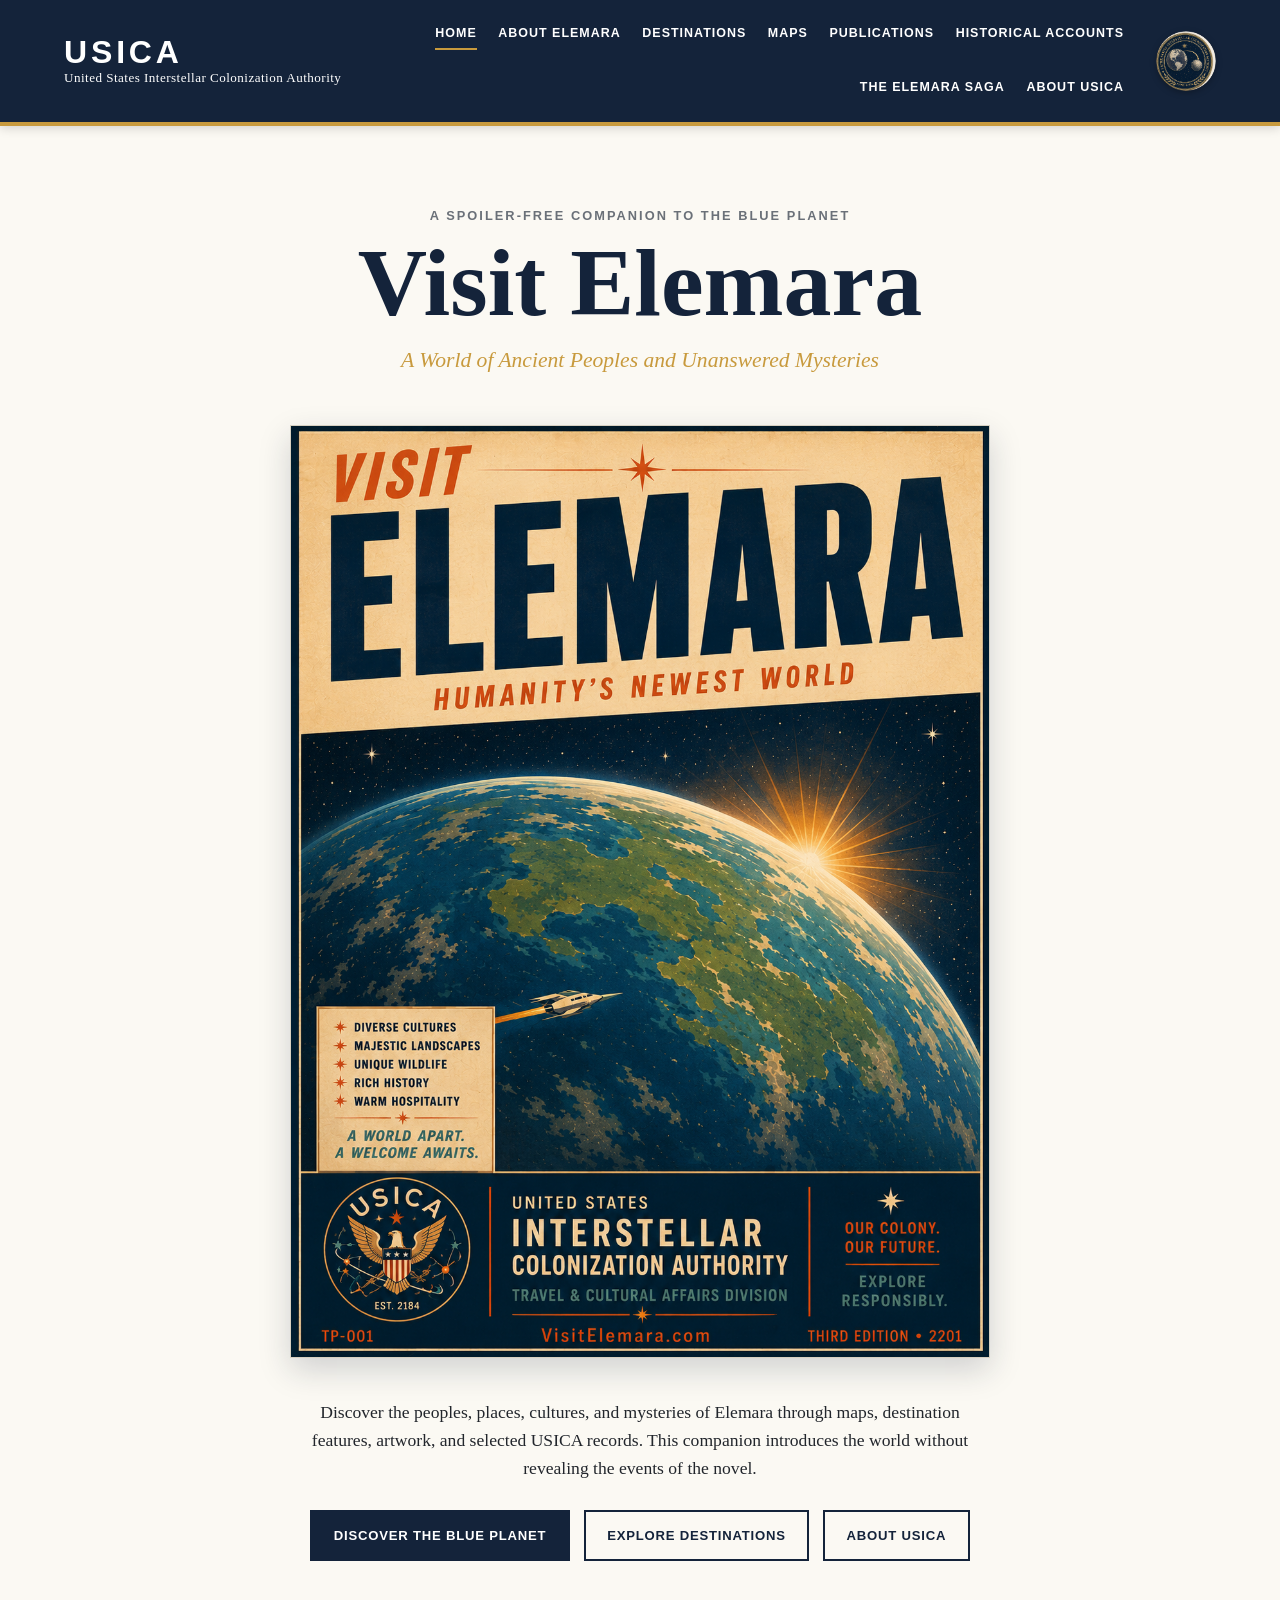
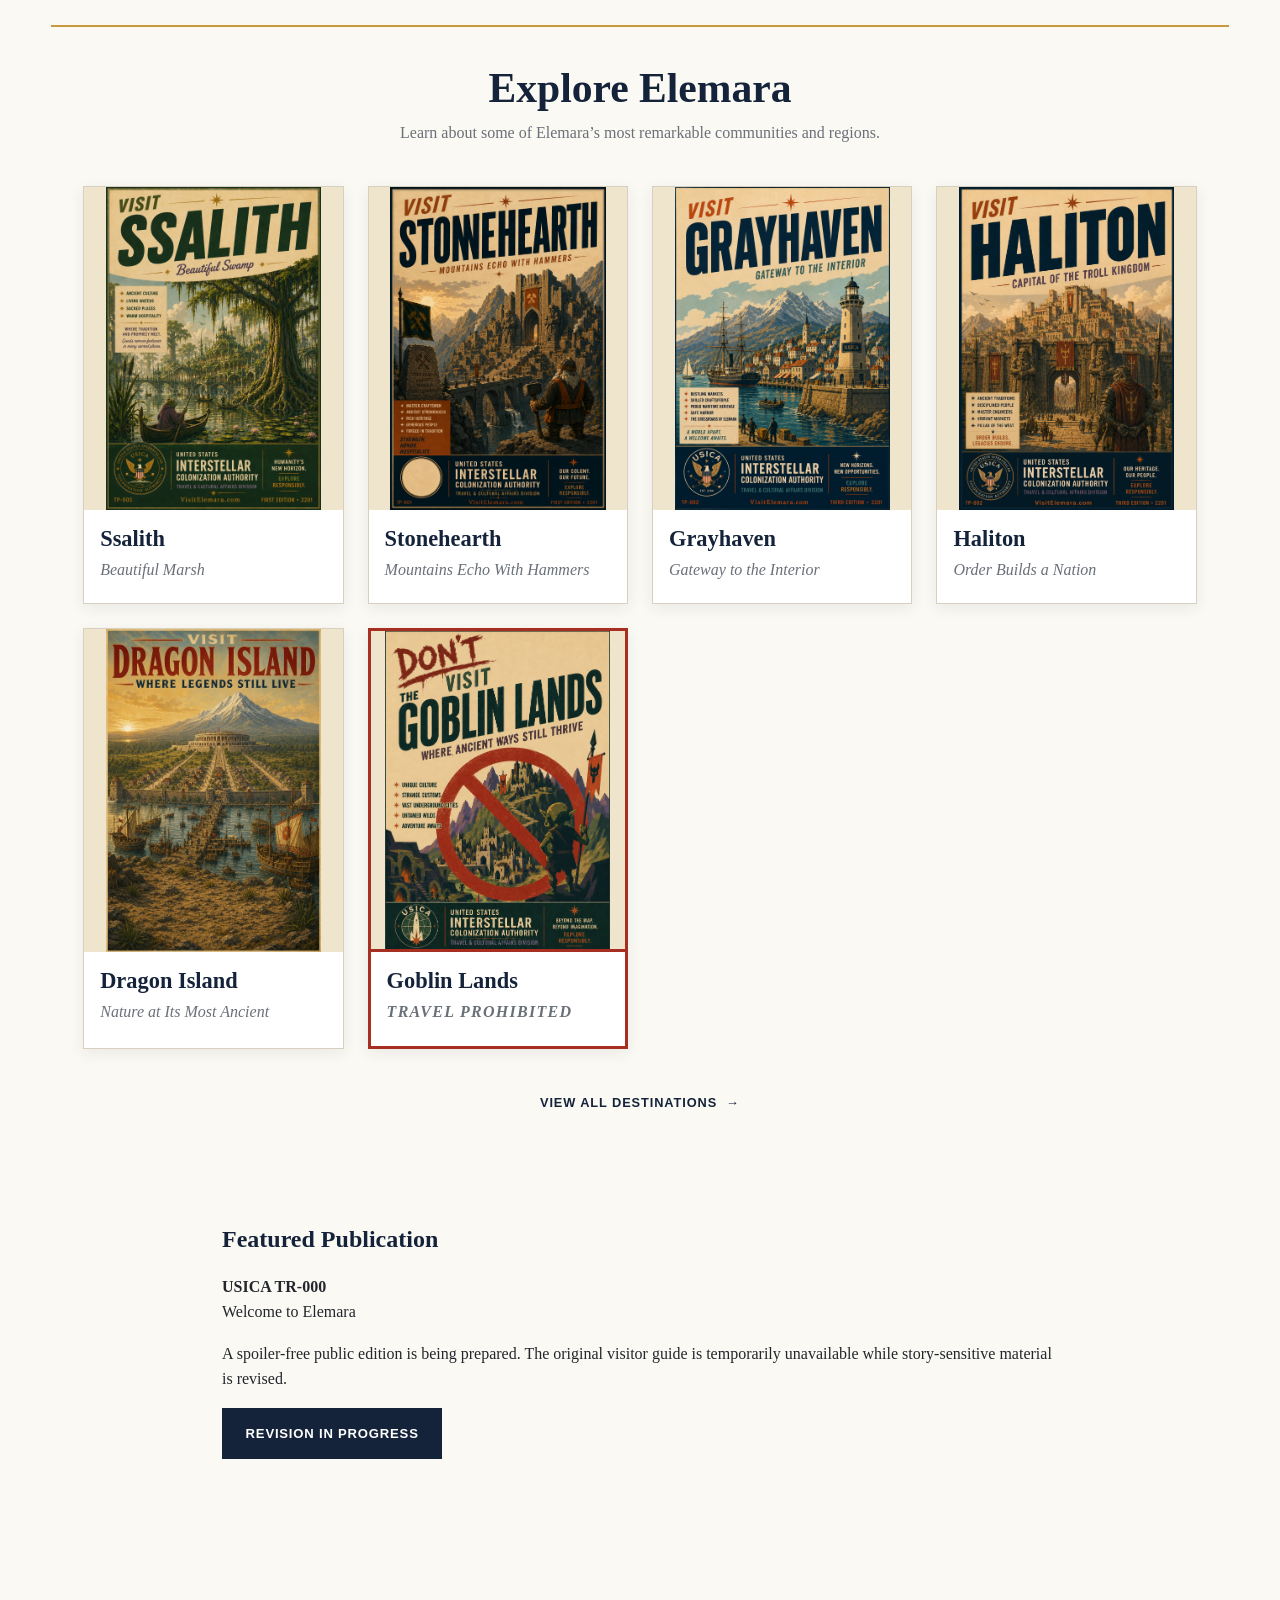
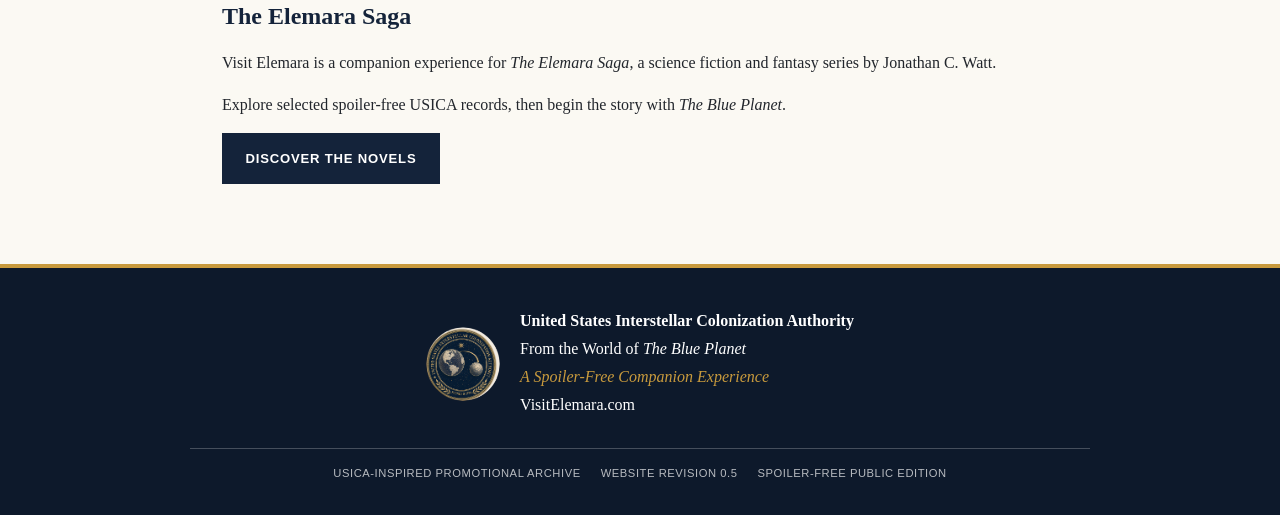
<file: index.html>
<!DOCTYPE html>
<html lang="en">

<head>
    <meta charset="utf-8" />
    <meta content="width=device-width, initial-scale=1.0" name="viewport" />
    <title>Visit Elemara | USICA</title>
    <meta content="A spoiler-free companion to The Blue Planet and the world of Elemara." name="description" />
    <link href="style.css" rel="stylesheet" />
</head>

<body>
    <header class="site-header">
        <div class="header-inner">
            <a aria-label="Visit Elemara home" class="wordmark" href="index.html">
                <strong>USICA</strong>
                <span>United States Interstellar Colonization Authority</span>
            </a>

            <nav aria-label="Primary navigation">
                <a href="index.html" aria-current="page">Home</a>
                <a href="about-elemara.html">About Elemara</a>
                <a href="destinations.html">Destinations</a>
                <a href="maps.html">Maps</a>
                <a href="publications.html">Publications</a>
                <a href="historical-accounts.html">Historical Accounts</a>
                <a href="the-elemara-saga.html">The Elemara Saga</a>
                <a href="about-usica.html">About USICA</a>
            </nav>

            <a aria-label="About the United States Interstellar Colonization Authority"
               class="header-seal"
               href="about-usica.html">
                <img
                    alt="Great Seal of the United States Interstellar Colonization Authority"
                    class="page-seal"
                    src="images/usica-great-seal.png"
                />
            </a>
        </div>
    </header>

    <main>
        <section class="hero">
            <p class="agency-line">A Spoiler-Free Companion to The Blue Planet</p>
            <h1>Visit Elemara</h1>
            <p class="subtitle">A World of Ancient Peoples and Unanswered Mysteries</p>

            <figure class="hero-poster">
                <a href="about-elemara.html">
                    <img
                        alt="Visit Elemara official USICA travel poster"
                        src="images/visit-elemara-poster.png"
                    />
                </a>
            </figure>

            <p class="introduction">
                Discover the peoples, places, cultures, and mysteries of Elemara through
                maps, destination features, artwork, and selected USICA records. This
                companion introduces the world without revealing the events of the novel.
            </p>

            <div class="hero-actions">
                <a class="button" href="the-elemara-saga.html">Discover The Blue Planet</a>
                <a class="button button-secondary" href="destinations.html">Explore Destinations</a>
                <a class="button button-secondary" href="about-usica.html">About USICA</a>
            </div>
        </section>

        <section class="destinations">
            <div class="section-heading">
                <h2>Explore Elemara</h2>
                <p>
                    Learn about some of Elemara’s most remarkable communities and regions.
                </p>
            </div>

            <div class="destination-grid">
                <article class="destination-card">
                    <a href="destinations/ssalith.html">
                        <div class="poster-card">
                            <img
                                alt="Visit Ssalith official USICA travel poster"
                                src="images/visit-ssalith-poster.png"
                            />
                        </div>
                        <div class="destination-card-copy">
                            <h3>Ssalith</h3>
                            <p>Beautiful Marsh</p>
                        </div>
                    </a>
                </article>

                <article class="destination-card">
                    <a href="destinations/stonehearth.html">
                        <div class="poster-card">
                            <img
                                alt="Visit Stonehearth official USICA travel poster"
                                src="images/visit-stonehearth-poster.png"
                            />
                        </div>
                        <div class="destination-card-copy">
                            <h3>Stonehearth</h3>
                            <p>Mountains Echo With Hammers</p>
                        </div>
                    </a>
                </article>

                <article class="destination-card">
                    <a href="destinations/grayhaven.html">
                        <div class="poster-card">
                            <img
                                alt="Visit Grayhaven official USICA travel poster"
                                src="images/visit-grayhaven-poster.png"
                            />
                        </div>
                        <div class="destination-card-copy">
                            <h3>Grayhaven</h3>
                            <p>Gateway to the Interior</p>
                        </div>
                    </a>
                </article>

                <article class="destination-card">
                    <a href="destinations/haliton.html">
                        <div class="poster-card">
                            <img
                                alt="Visit Haliton official USICA travel poster"
                                src="images/visit-haliton-poster.png"
                            />
                        </div>
                        <div class="destination-card-copy">
                            <h3>Haliton</h3>
                            <p>Order Builds a Nation</p>
                        </div>
                    </a>
                </article>

                <article class="destination-card">
                    <a href="destinations/dragon-island.html">
                        <div class="poster-card">
                            <img
                                alt="Visit Dragon Island official USICA travel poster"
                                src="images/visit-dragon-island-poster.png"
                            />
                        </div>
                        <div class="destination-card-copy">
                            <h3>Dragon Island</h3>
                            <p>Nature at Its Most Ancient</p>
                        </div>
                    </a>
                </article>

                <article class="destination-card destination-card--restricted" aria-label="Goblin Lands travel prohibited">
                    <div class="poster-card">
                        <img
                            alt="USICA warning poster: Don't Visit the Goblin Lands"
                            src="images/visit-goblin-lands-poster.png"
                        />
                    </div>
                    <div class="destination-card-copy">
                        <h3>Goblin Lands</h3>
                        <p>Travel Prohibited</p>
                    </div>
                </article>
            </div>

            <div class="section-action">
                <a class="text-link" href="destinations.html">
                    View all destinations
                    <span aria-hidden="true">→</span>
                </a>
            </div>
        </section>

        <section class="content">
            <h2>Featured Publication</h2>
            <p><strong>USICA TR-000</strong><br />Welcome to Elemara</p>
            <p>
                A spoiler-free public edition is being prepared. The original visitor guide
                is temporarily unavailable while story-sensitive material is revised.
            </p>
            <span class="button" aria-disabled="true">Revision in Progress</span>
        </section>

        <section class="content">
            <h2>The Elemara Saga</h2>
            <p>
                Visit Elemara is a companion experience for
                <em>The Elemara Saga</em>, a science fiction and fantasy series by
                Jonathan C. Watt.
            </p>
            <p>
                Explore selected spoiler-free USICA records, then begin the story with
                <em>The Blue Planet</em>.
            </p>
            <p>
                <a class="button" href="the-elemara-saga.html">Discover the Novels</a>
            </p>
        </section>
    </main>

    <footer class="site-footer">
        <div class="footer-inner">
            <a aria-label="About USICA" class="footer-seal" href="about-usica.html">
                <img alt="" src="images/usica-great-seal.png" />
            </a>

            <div class="footer-identity">
                <strong>United States Interstellar Colonization Authority</strong>
                <p>From the World of <em>The Blue Planet</em></p>
                <p class="footer-motto">A Spoiler-Free Companion Experience</p>
                <p>VisitElemara.com</p>
            </div>
        </div>

        <div class="footer-meta">
            <span>USICA-Inspired Promotional Archive</span>
            <span>Website Revision 0.5</span>
            <span>Spoiler-Free Public Edition</span>
        </div>
    </footer>
</body>

</html>
</file>
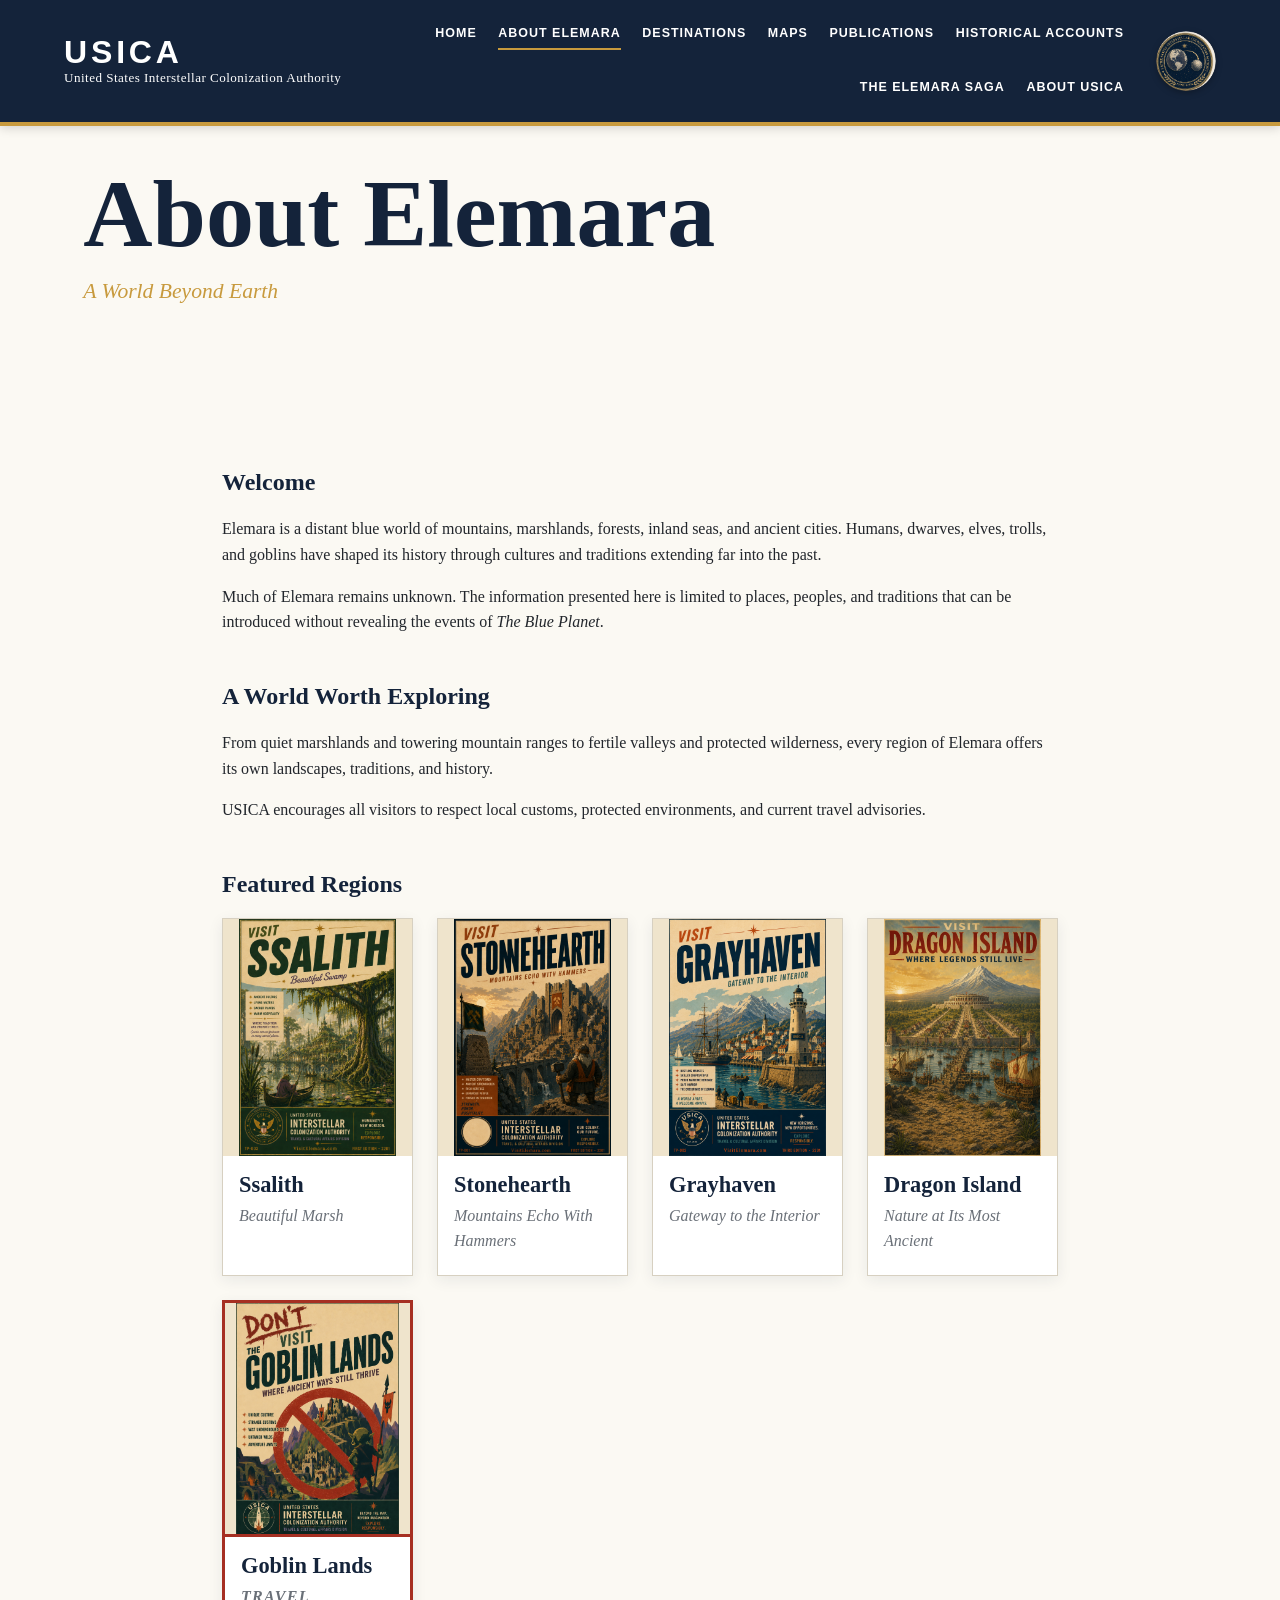
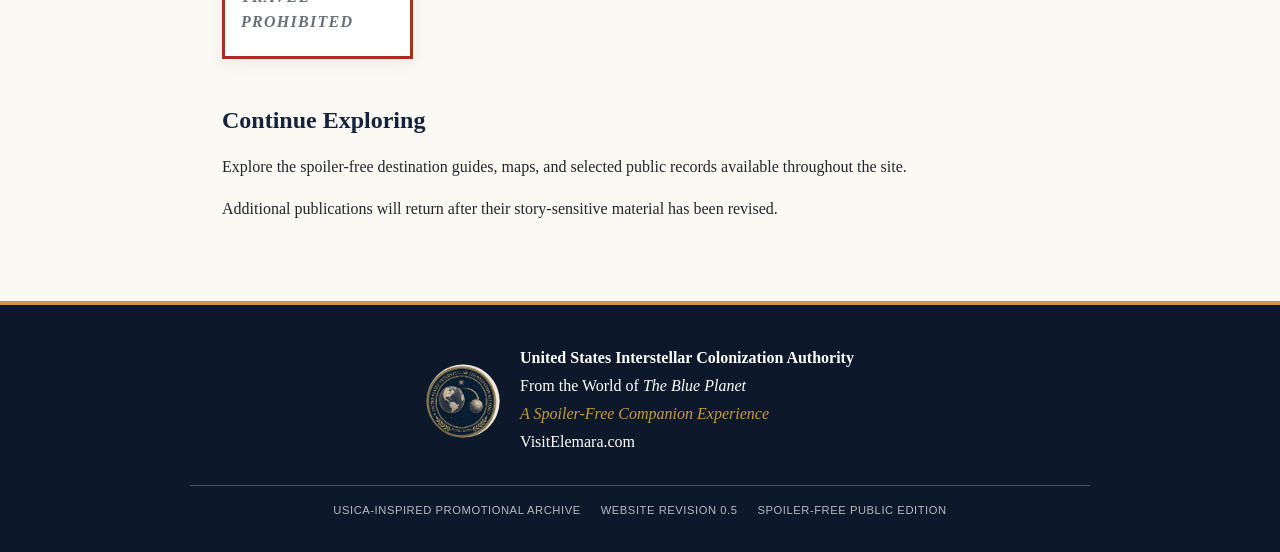
<file: about-elemara.html>
<!DOCTYPE html>
<html lang="en">

<head>
    <meta charset="UTF-8" />
    <meta name="viewport" content="width=device-width, initial-scale=1.0" />

    <title>About Elemara | USICA</title>
    <meta
        name="description"
        content="A spoiler-free introduction to the world, peoples, and landscapes of Elemara."
    />

    <link rel="stylesheet" href="style.css" />
</head>

<body>
    <header class="site-header">
        <div class="header-inner">
            <a
                class="wordmark"
                href="index.html"
                aria-label="Visit Elemara home"
            >
                <strong>USICA</strong>
                <span>United States Interstellar Colonization Authority</span>
            </a>

            <nav aria-label="Primary navigation">
                <a href="index.html">Home</a>
                <a href="about-elemara.html" aria-current="page">About Elemara</a>
                <a href="destinations.html">Destinations</a>
                <a href="maps.html">Maps</a>
                <a href="publications.html">Publications</a>
                <a href="historical-accounts.html">Historical Accounts</a>
                <a href="the-elemara-saga.html">The Elemara Saga</a>
                <a href="about-usica.html">About USICA</a>
            </nav>

            <a
                class="header-seal"
                href="about-usica.html"
                aria-label="About the United States Interstellar Colonization Authority"
            >
                <img
                    src="images/usica-great-seal.png"
                    alt="Great Seal of the United States Interstellar Colonization Authority"
                />
            </a>
        </div>
    </header>

    <main>
        <section class="page-header">
            <h1>About Elemara</h1>
            <p class="subtitle">A World Beyond Earth</p>
        </section>

        <section class="content">
            <h2>Welcome</h2>

            <p>
                Elemara is a distant blue world of mountains, marshlands,
                forests, inland seas, and ancient cities. Humans, dwarves,
                elves, trolls, and goblins have shaped its history through
                cultures and traditions extending far into the past.
            </p>

            <p>
                Much of Elemara remains unknown. The information presented
                here is limited to places, peoples, and traditions that can
                be introduced without revealing the events of
                <em>The Blue Planet</em>.
            </p>

            <h2>A World Worth Exploring</h2>

            <p>
                From quiet marshlands and towering mountain ranges to
                fertile valleys and protected wilderness, every region
                of Elemara offers its own landscapes, traditions, and
                history.
            </p>

            <p>
                USICA encourages all visitors to respect local customs,
                protected environments, and current travel advisories.
            </p>

            <h2>Featured Regions</h2>

            <div class="destination-grid">
                <article class="destination-card">
                    <a href="destinations/ssalith.html">
                        <div class="poster-card">
                            <img
                                src="images/visit-ssalith-poster.png"
                                alt="Visit Ssalith official USICA travel poster"
                            />
                        </div>

                        <div class="destination-card-copy">
                            <h3>Ssalith</h3>
                            <p>Beautiful Marsh</p>
                        </div>
                    </a>
                </article>

                <article class="destination-card">
                    <a href="destinations/stonehearth.html">
                        <div class="poster-card">
                            <img
                                src="images/visit-stonehearth-poster.png"
                                alt="Visit Stonehearth official USICA travel poster"
                            />
                        </div>

                        <div class="destination-card-copy">
                            <h3>Stonehearth</h3>
                            <p>Mountains Echo With Hammers</p>
                        </div>
                    </a>
                </article>

                <article class="destination-card">
                    <a href="destinations/grayhaven.html">
                        <div class="poster-card">
                            <img
                                src="images/visit-grayhaven-poster.png"
                                alt="Visit Grayhaven official USICA travel poster"
                            />
                        </div>

                        <div class="destination-card-copy">
                            <h3>Grayhaven</h3>
                            <p>Gateway to the Interior</p>
                        </div>
                    </a>
                </article>

                <article class="destination-card">
                    <a href="destinations/dragon-island.html">
                        <div class="poster-card">
                            <img
                                src="images/visit-dragon-island-poster.png"
                                alt="Visit Dragon Island official USICA travel poster"
                            />
                        </div>

                        <div class="destination-card-copy">
                            <h3>Dragon Island</h3>
                            <p>Nature at Its Most Ancient</p>
                        </div>
                    </a>
                </article>

                <article class="destination-card destination-card--restricted" aria-label="Goblin Lands travel prohibited">
                    <div class="poster-card">
                        <img
                            src="images/visit-goblin-lands-poster.png"
                            alt="USICA warning poster: Don't Visit the Goblin Lands"
                        />
                    </div>

                    <div class="destination-card-copy">
                        <h3>Goblin Lands</h3>
                        <p>Travel Prohibited</p>
                    </div>
                </article>
            </div>

            <h2>Continue Exploring</h2>

            <p>
                Explore the spoiler-free destination guides, maps, and
                selected public records available throughout the site.
            </p>

            <p>
                Additional publications will return after their
                story-sensitive material has been revised.
            </p>
        </section>
    </main>

    <footer class="site-footer">
        <div class="footer-inner">
            <a
                class="footer-seal"
                href="about-usica.html"
                aria-label="About USICA"
            >
                <img src="images/usica-great-seal.png" alt="" />
            </a>

            <div class="footer-identity">
                <strong>United States Interstellar Colonization Authority</strong>
                <p>From the World of <em>The Blue Planet</em></p>
                <p class="footer-motto">A Spoiler-Free Companion Experience</p>
                <p>VisitElemara.com</p>
            </div>
        </div>

        <div class="footer-meta">
            <span>USICA-Inspired Promotional Archive</span>
            <span>Website Revision 0.5</span>
            <span>Spoiler-Free Public Edition</span>
        </div>
    </footer>
</body>

</html>
</file>
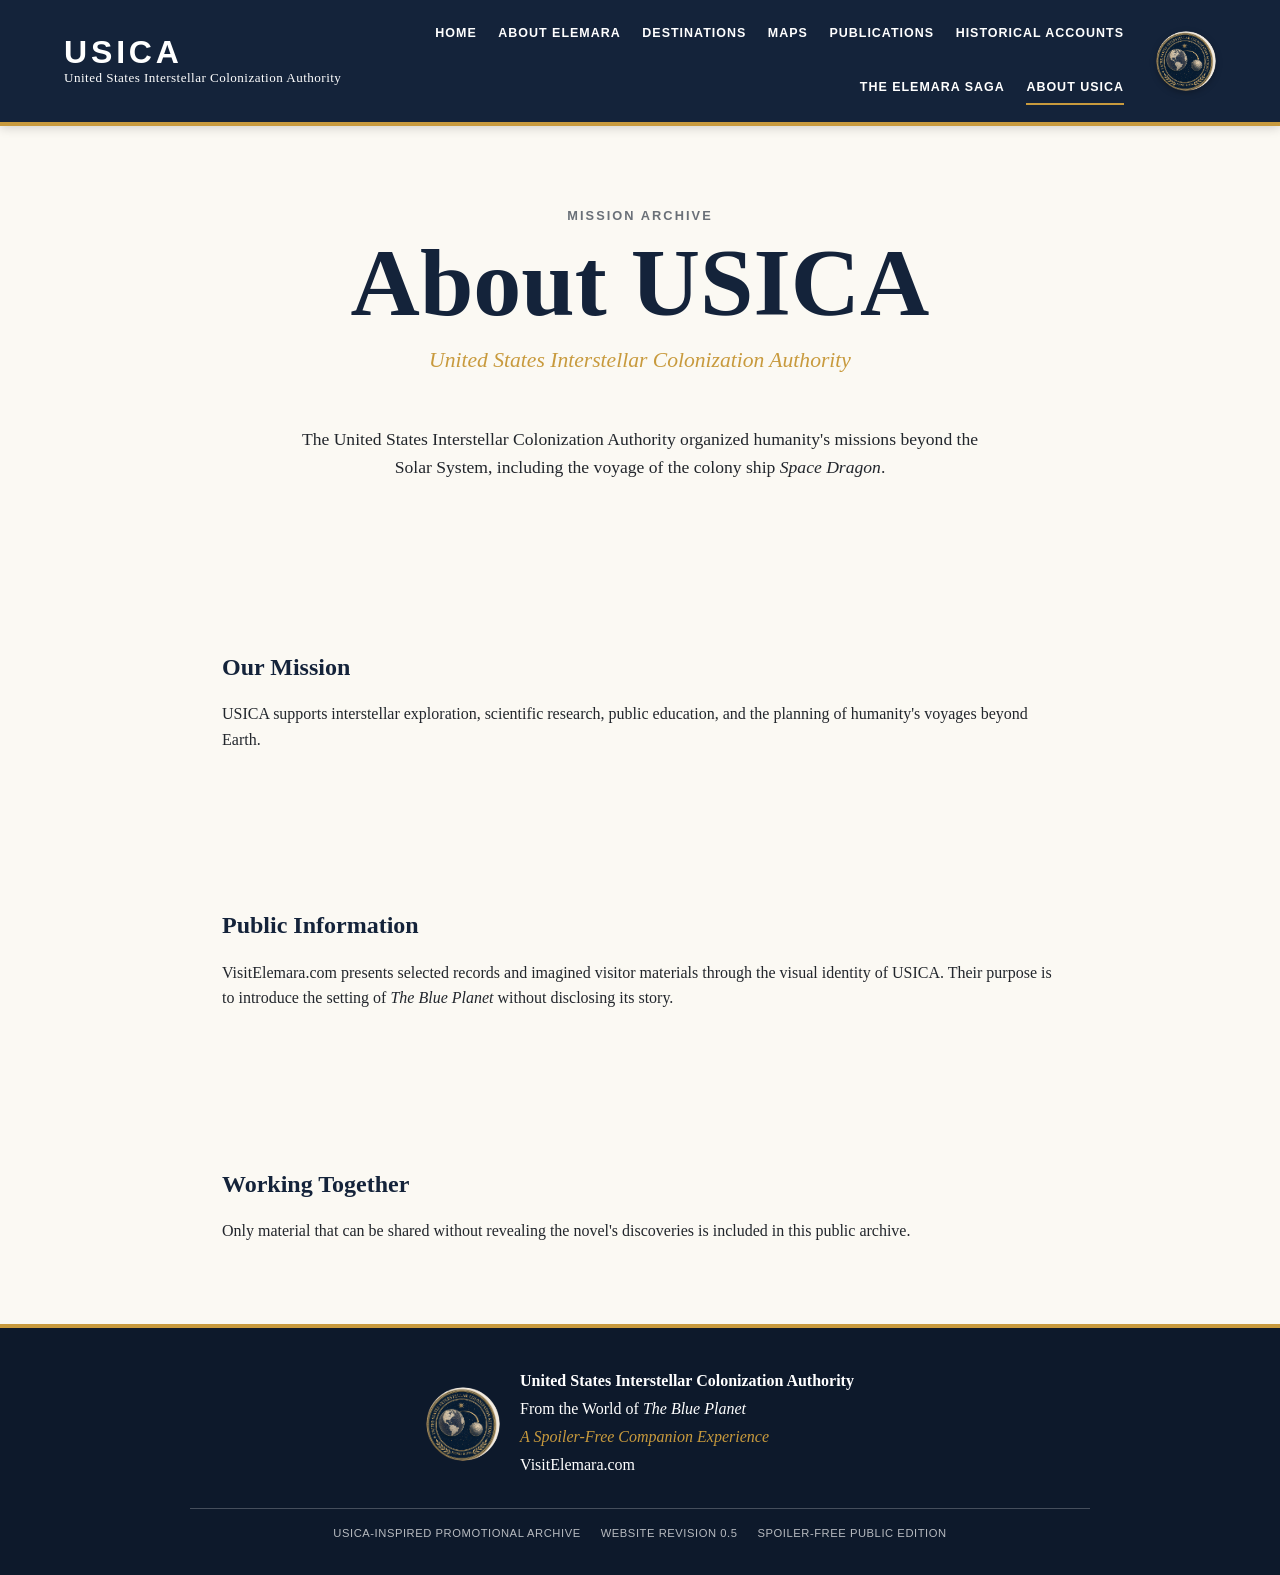
<file: about-usica.html>
<!DOCTYPE html>
<html lang="en">

<head>
    <meta charset="UTF-8" />
    <meta name="viewport" content="width=device-width, initial-scale=1.0" />

    <title>About USICA | Visit Elemara</title>

    <meta
        name="description"
        content="Learn about the United States Interstellar Colonization Authority."
    />

    <link rel="stylesheet" href="style.css" />
</head>

<body>
    <header class="site-header">
        <div class="header-inner">
            <a
                class="wordmark"
                href="index.html"
                aria-label="Visit Elemara home"
            >
                <strong>USICA</strong>
                <span>United States Interstellar Colonization Authority</span>
            </a>

            <nav aria-label="Primary navigation">
                <a href="index.html">Home</a>
                <a href="about-elemara.html">About Elemara</a>
                <a href="destinations.html">Destinations</a>
                <a href="maps.html">Maps</a>
                <a href="publications.html">Publications</a>
                <a href="historical-accounts.html">Historical Accounts</a>
                <a href="the-elemara-saga.html">The Elemara Saga</a>
                <a href="about-usica.html" aria-current="page">About USICA</a>
            </nav>

            <a
                class="header-seal"
                href="about-usica.html"
                aria-label="About the United States Interstellar Colonization Authority"
            >
                <img
                    src="images/usica-great-seal.png"
                    alt="Great Seal of the United States Interstellar Colonization Authority"
                />
            </a>
        </div>
    </header>

    <main>
        <section class="hero">
            <p class="agency-line">Mission Archive</p>

            <h1>About USICA</h1>

            <p class="subtitle">
                United States Interstellar Colonization Authority
            </p>

            <p class="introduction">
                The United States Interstellar Colonization Authority
                organized humanity's missions beyond the Solar System,
                including the voyage of the colony ship
                <em>Space Dragon</em>.
            </p>
        </section>

        <section class="content">
            <h2>Our Mission</h2>

            <p>
                USICA supports interstellar exploration, scientific
                research, public education, and the planning of
                humanity's voyages beyond Earth.
            </p>
        </section>

        <section class="content">
            <h2>Public Information</h2>

            <p>
                VisitElemara.com presents selected records and imagined
                visitor materials through the visual identity of USICA.
                Their purpose is to introduce the setting of
                <em>The Blue Planet</em> without disclosing its story.
            </p>
        </section>

        <section class="content">
            <h2>Working Together</h2>

            <p>
                Only material that can be shared without revealing the
                novel's discoveries is included in this public archive.
            </p>
        </section>
    </main>

    <footer class="site-footer">
        <div class="footer-inner">
            <a
                class="footer-seal"
                href="about-usica.html"
                aria-label="About USICA"
            >
                <img src="images/usica-great-seal.png" alt="" />
            </a>

            <div class="footer-identity">
                <strong>United States Interstellar Colonization Authority</strong>
                <p>From the World of <em>The Blue Planet</em></p>
                <p class="footer-motto">A Spoiler-Free Companion Experience</p>
                <p>VisitElemara.com</p>
            </div>
        </div>

        <div class="footer-meta">
            <span>USICA-Inspired Promotional Archive</span>
            <span>Website Revision 0.5</span>
            <span>Spoiler-Free Public Edition</span>
        </div>
    </footer>
</body>

</html>
</file>
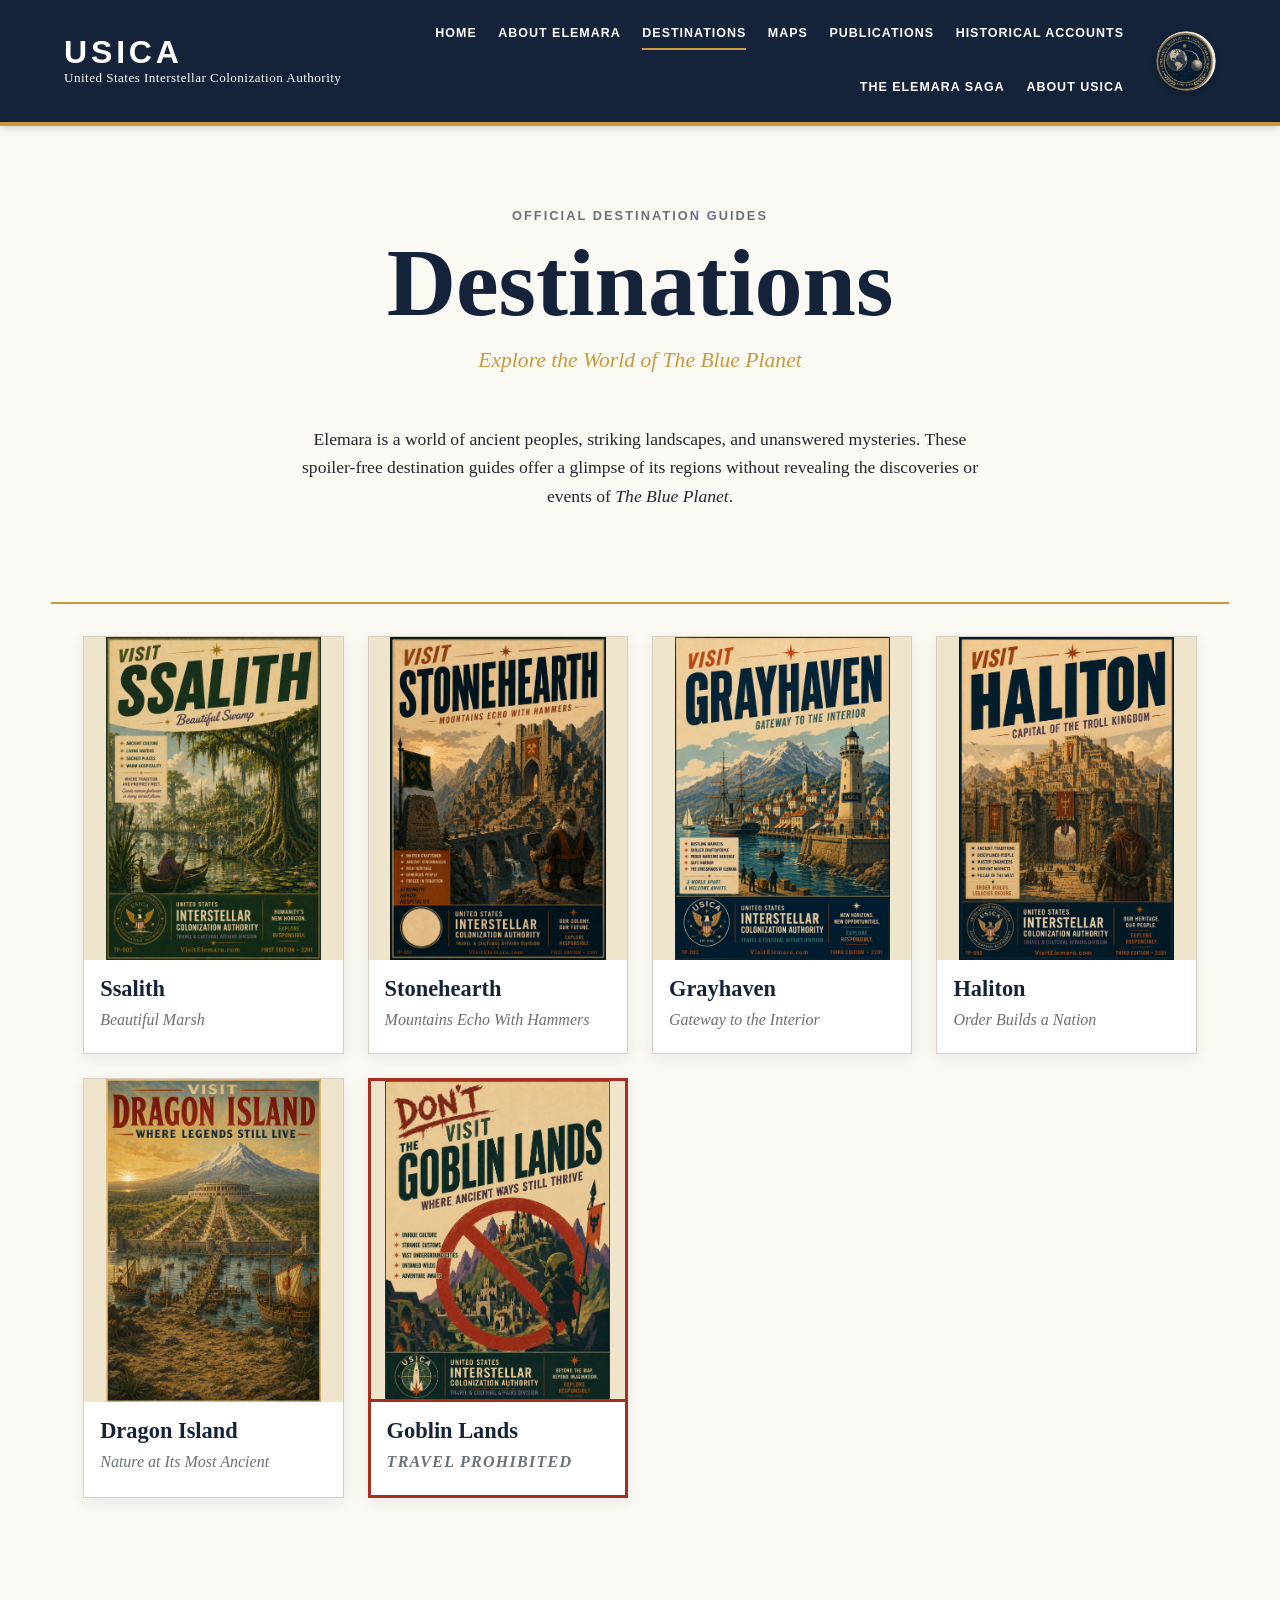
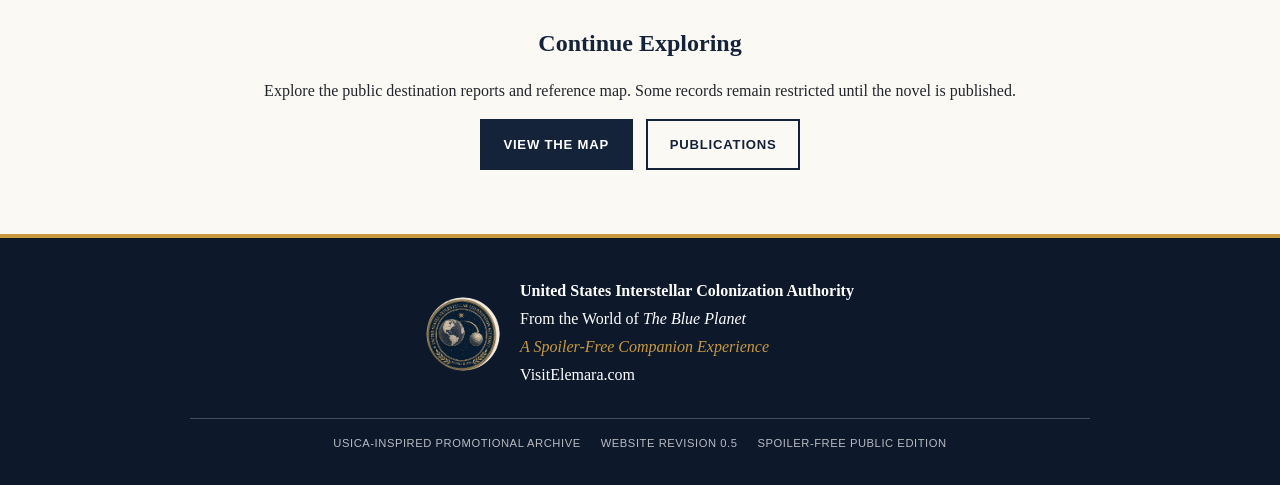
<file: destinations.html>
<!DOCTYPE html>
<html lang="en">

<head>
    <meta charset="UTF-8" />
    <meta name="viewport" content="width=device-width, initial-scale=1.0" />

    <title>Destinations | Visit Elemara</title>

    <meta
        name="description"
        content="Explore official USICA destination guides for Elemara."
    />

    <link rel="stylesheet" href="style.css" />
</head>

<body>
    <header class="site-header">
        <div class="header-inner">
            <a
                class="wordmark"
                href="index.html"
                aria-label="Visit Elemara home"
            >
                <strong>USICA</strong>
                <span>United States Interstellar Colonization Authority</span>
            </a>

            <nav aria-label="Primary navigation">
                <a href="index.html">Home</a>
                <a href="about-elemara.html">About Elemara</a>
                <a href="destinations.html" aria-current="page">Destinations</a>
                <a href="maps.html">Maps</a>
                <a href="publications.html">Publications</a>
                <a href="historical-accounts.html">Historical Accounts</a>
                <a href="the-elemara-saga.html">The Elemara Saga</a>
                <a href="about-usica.html">About USICA</a>
            </nav>

            <a
                class="header-seal"
                href="about-usica.html"
                aria-label="About the United States Interstellar Colonization Authority"
            >
                <img
                    src="images/usica-great-seal.png"
                    alt="Great Seal of the United States Interstellar Colonization Authority"
                />
            </a>
        </div>
    </header>

    <main>
        <section class="hero">
            <p class="agency-line">Official Destination Guides</p>

            <h1>Destinations</h1>

            <p class="subtitle">Explore the World of <em>The Blue Planet</em></p>

            <p class="introduction">
                Elemara is a world of ancient peoples, striking landscapes,
                and unanswered mysteries. These spoiler-free destination
                guides offer a glimpse of its regions without revealing the
                discoveries or events of <em>The Blue Planet</em>.
            </p>
        </section>

        <section class="destinations">
            <div class="destination-grid">
                <article class="destination-card">
                    <a href="destinations/ssalith.html">
                        <div class="poster-card">
                            <img
                                src="images/visit-ssalith-poster.png"
                                alt="Visit Ssalith official USICA travel poster"
                            />
                        </div>

                        <div class="destination-card-copy">
                            <h3>Ssalith</h3>
                            <p>Beautiful Marsh</p>
                        </div>
                    </a>
                </article>

                <article class="destination-card">
                    <a href="destinations/stonehearth.html">
                        <div class="poster-card">
                            <img
                                src="images/visit-stonehearth-poster.png"
                                alt="Visit Stonehearth official USICA travel poster"
                            />
                        </div>

                        <div class="destination-card-copy">
                            <h3>Stonehearth</h3>
                            <p>Mountains Echo With Hammers</p>
                        </div>
                    </a>
                </article>

                <article class="destination-card">
                    <a href="destinations/grayhaven.html">
                        <div class="poster-card">
                            <img
                                src="images/visit-grayhaven-poster.png"
                                alt="Visit Grayhaven official USICA travel poster"
                            />
                        </div>

                        <div class="destination-card-copy">
                            <h3>Grayhaven</h3>
                            <p>Gateway to the Interior</p>
                        </div>
                    </a>
                </article>
                
                <article class="destination-card">
                    <a href="destinations/haliton.html">
                        <div class="poster-card">
                            <img
                                src="images/visit-haliton-poster.png"
                                alt="Visit Haliton official USICA travel poster"
                            />
                        </div>

                        <div class="destination-card-copy">
                            <h3>Haliton</h3>
                            <p>Order Builds a Nation</p>
                        </div>
                    </a>
                </article>

                <article class="destination-card">
                    <a href="destinations/dragon-island.html">
                        <div class="poster-card">
                            <img
                                src="images/visit-dragon-island-poster.png"
                                alt="Visit Dragon Island official USICA travel poster"
                            />
                        </div>

                        <div class="destination-card-copy">
                            <h3>Dragon Island</h3>
                            <p>Nature at Its Most Ancient</p>
                        </div>
                    </a>
                </article>

                <article class="destination-card destination-card--restricted" aria-label="Goblin Lands travel prohibited">
                    <div class="poster-card">
                        <img
                            src="images/visit-goblin-lands-poster.png"
                            alt="USICA warning poster: Don't Visit the Goblin Lands"
                        />
                    </div>

                    <div class="destination-card-copy">
                        <h3>Goblin Lands</h3>
                        <p>Travel Prohibited</p>
                    </div>
                </article>
            </div>
        </section>

        <section class="hero">
            <h2>Continue Exploring</h2>

            <p>
                Explore the public destination reports and reference map.
                Some records remain restricted until the novel is published.
            </p>

            <div class="hero-actions">
                <a class="button" href="maps.html">View the Map</a>
                <a class="button button-secondary" href="publications.html">Publications</a>
            </div>
        </section>
    </main>

    <footer class="site-footer">
        <div class="footer-inner">
            <a
                class="footer-seal"
                href="about-usica.html"
                aria-label="About USICA"
            >
                <img src="images/usica-great-seal.png" alt="" />
            </a>

            <div class="footer-identity">
                <strong>United States Interstellar Colonization Authority</strong>
                <p>From the World of <em>The Blue Planet</em></p>
                <p class="footer-motto">A Spoiler-Free Companion Experience</p>
                <p>VisitElemara.com</p>
            </div>
        </div>

        <div class="footer-meta">
            <span>USICA-Inspired Promotional Archive</span>
            <span>Website Revision 0.5</span>
            <span>Spoiler-Free Public Edition</span>
        </div>
    </footer>
</body>

</html>
</file>
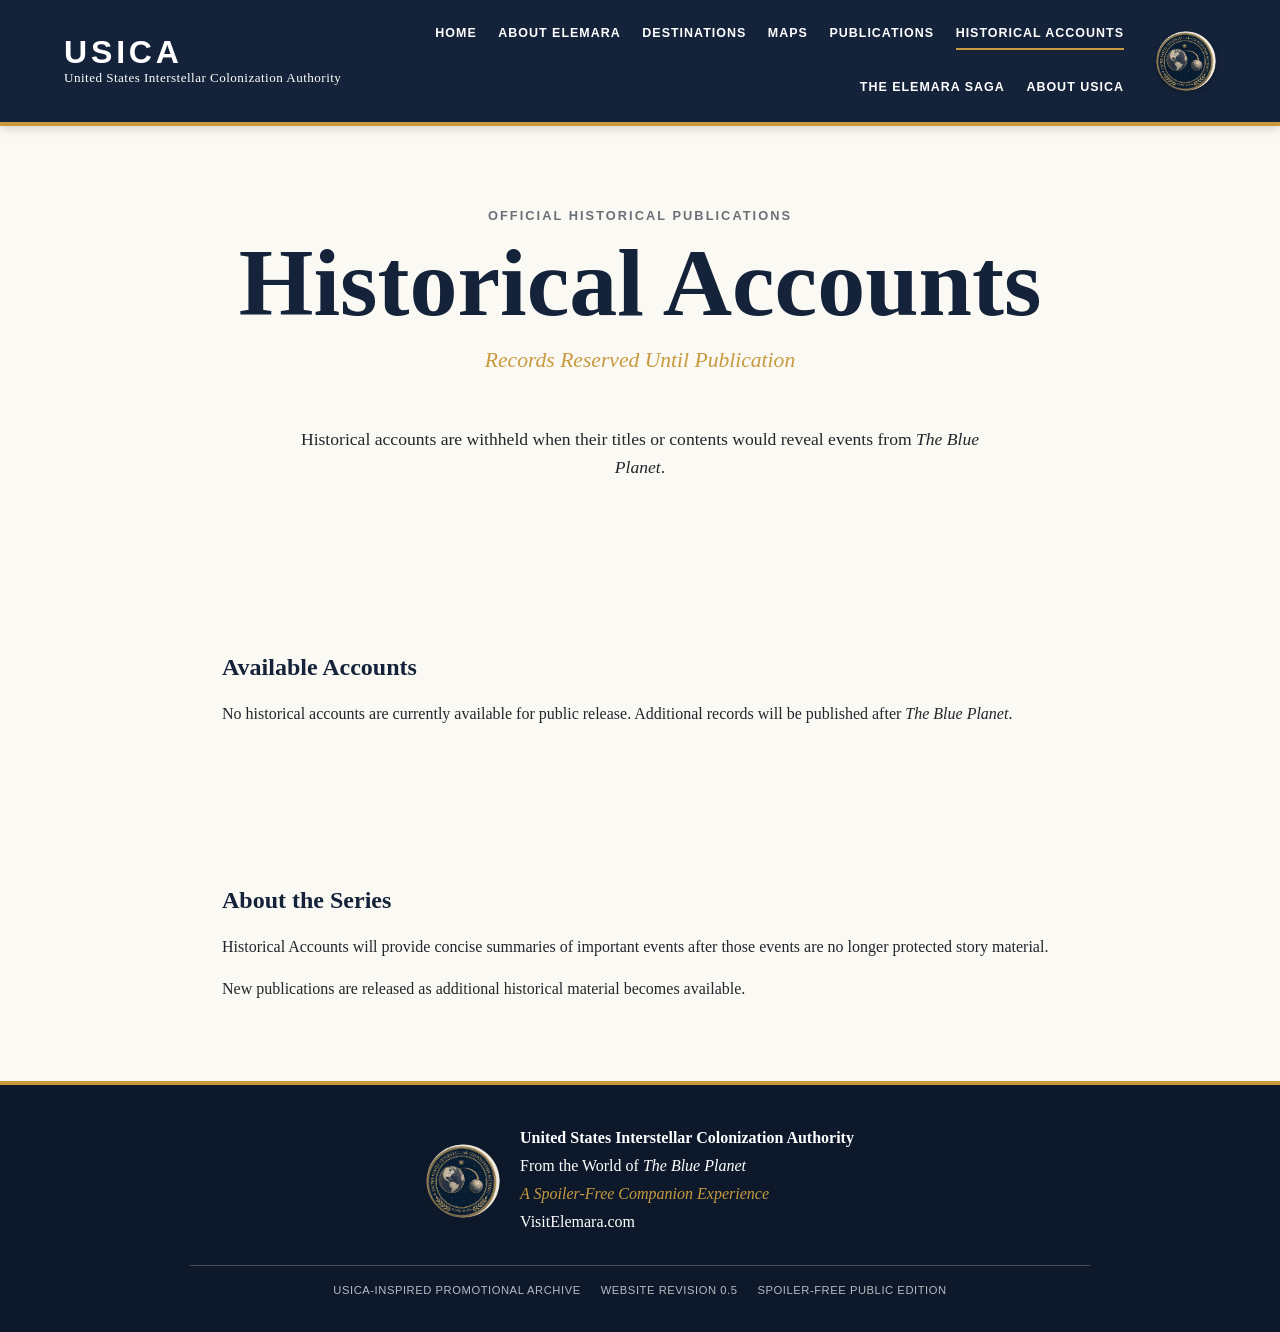
<file: historical-accounts.html>
<!DOCTYPE html>
<html lang="en">

<head>
    <meta charset="UTF-8" />
    <meta name="viewport" content="width=device-width, initial-scale=1.0" />

    <title>Historical Accounts | Visit Elemara</title>

    <meta
        name="description"
        content="Spoiler-free notice for historical publications from the world of The Blue Planet."
    />

    <link rel="stylesheet" href="style.css" />
</head>

<body>
    <header class="site-header">
        <div class="header-inner">
            <a
                class="wordmark"
                href="index.html"
                aria-label="Visit Elemara home"
            >
                <strong>USICA</strong>
                <span>United States Interstellar Colonization Authority</span>
            </a>

            <nav aria-label="Primary navigation">
                <a href="index.html">Home</a>
                <a href="about-elemara.html">About Elemara</a>
                <a href="destinations.html">Destinations</a>
                <a href="maps.html">Maps</a>
                <a href="publications.html">Publications</a>
                <a href="historical-accounts.html" aria-current="page">Historical Accounts</a>
                <a href="the-elemara-saga.html">The Elemara Saga</a>
                <a href="about-usica.html">About USICA</a>
            </nav>

            <a
                class="header-seal"
                href="about-usica.html"
                aria-label="About the United States Interstellar Colonization Authority"
            >
                <img
                    src="images/usica-great-seal.png"
                    alt="Great Seal of the United States Interstellar Colonization Authority"
                />
            </a>
        </div>
    </header>

    <main>
        <section class="hero">
            <p class="agency-line">Official Historical Publications</p>

            <h1>Historical Accounts</h1>

            <p class="subtitle">Records Reserved Until Publication</p>

            <p class="introduction">
                Historical accounts are withheld when their titles or contents
                would reveal events from <em>The Blue Planet</em>.
            </p>
        </section>

        <section class="content">
            <h2>Available Accounts</h2>

            <p>
                No historical accounts are currently available for public
                release. Additional records will be published after
                <em>The Blue Planet</em>.
            </p>
        </section>

        <section class="content">
            <h2>About the Series</h2>

            <p>
                Historical Accounts will provide concise summaries of important
                events after those events are no longer protected story material.
            </p>

            <p>
                New publications are released as additional
                historical material becomes available.
            </p>
        </section>
    </main>

    <footer class="site-footer">
        <div class="footer-inner">
            <a
                class="footer-seal"
                href="about-usica.html"
                aria-label="About USICA"
            >
                <img
                    src="images/usica-great-seal.png"
                    alt=""
                />
            </a>

            <div class="footer-identity">
                <strong>United States Interstellar Colonization Authority</strong>
                <p>From the World of <em>The Blue Planet</em></p>
                <p class="footer-motto">A Spoiler-Free Companion Experience</p>
                <p>VisitElemara.com</p>
            </div>
        </div>

        <div class="footer-meta">
            <span>USICA-Inspired Promotional Archive</span>
            <span>Website Revision 0.5</span>
            <span>Spoiler-Free Public Edition</span>
        </div>
    </footer>
</body>

</html>
</file>
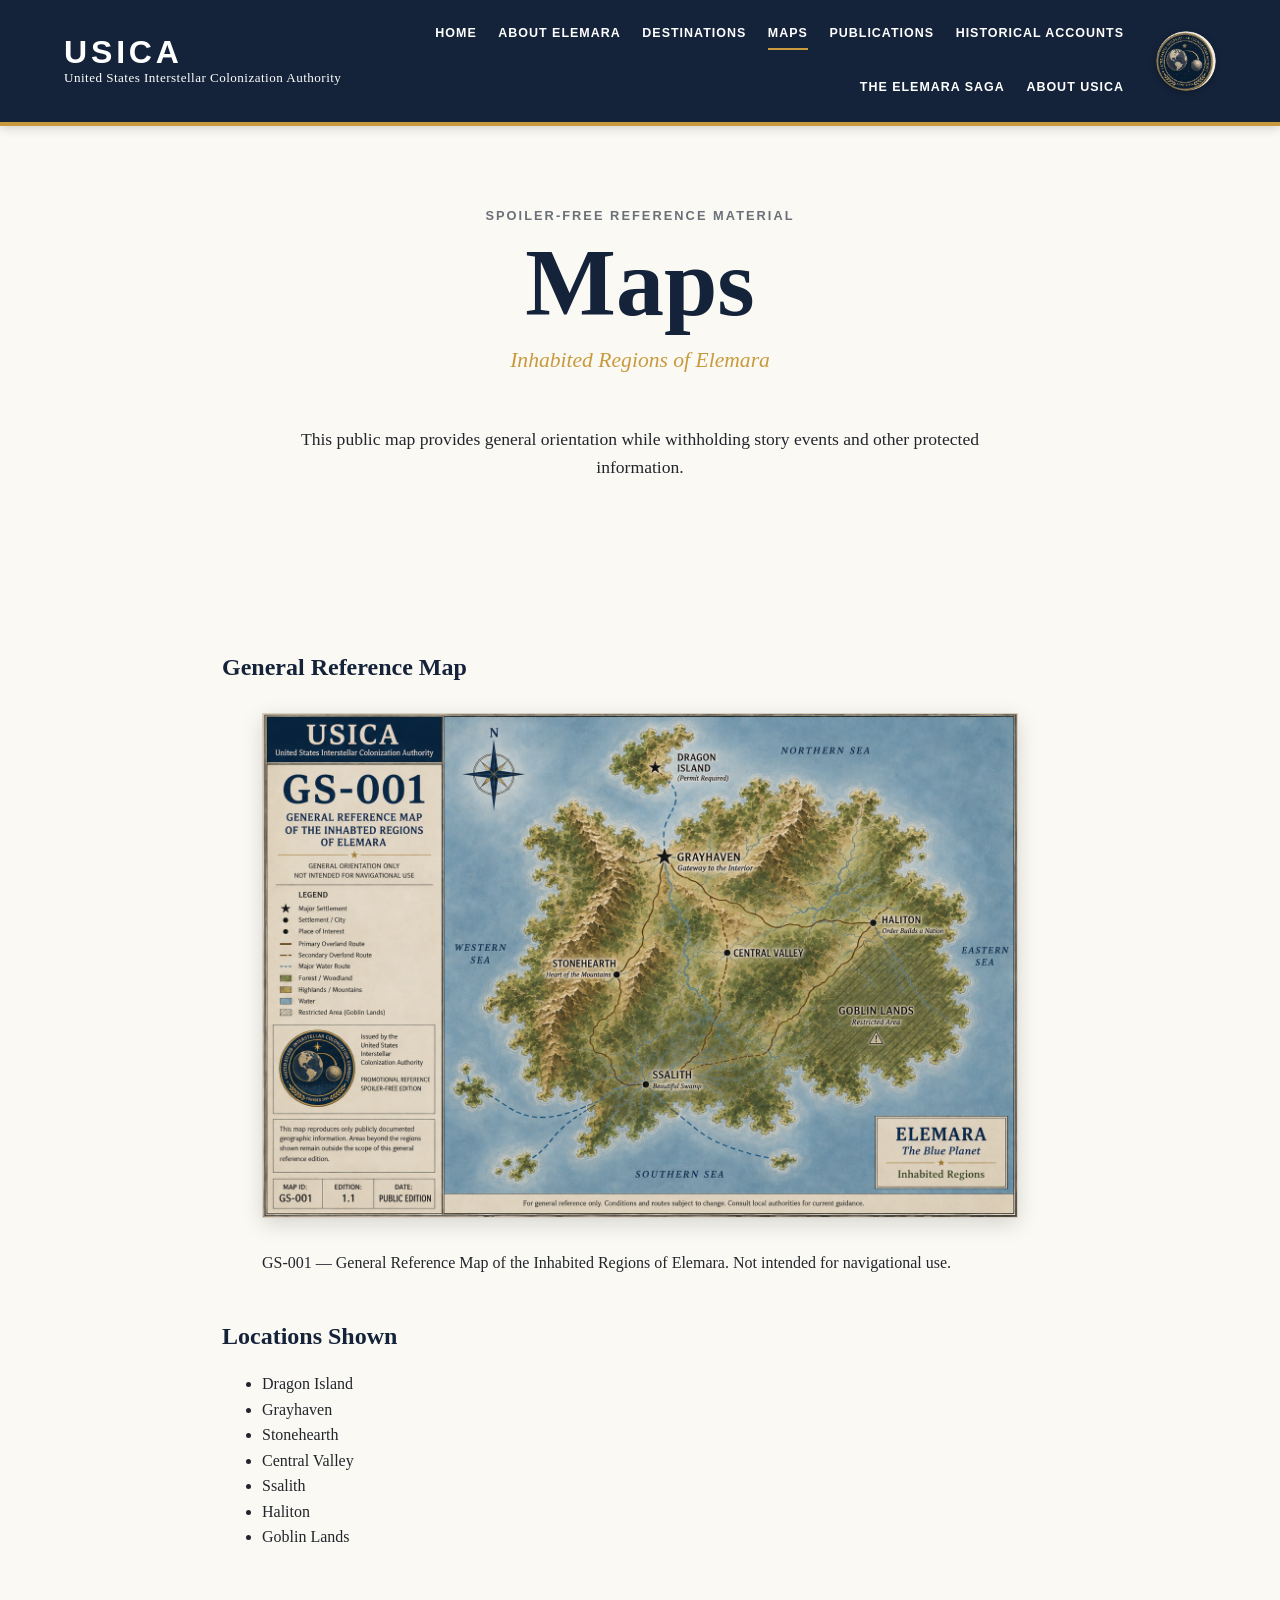
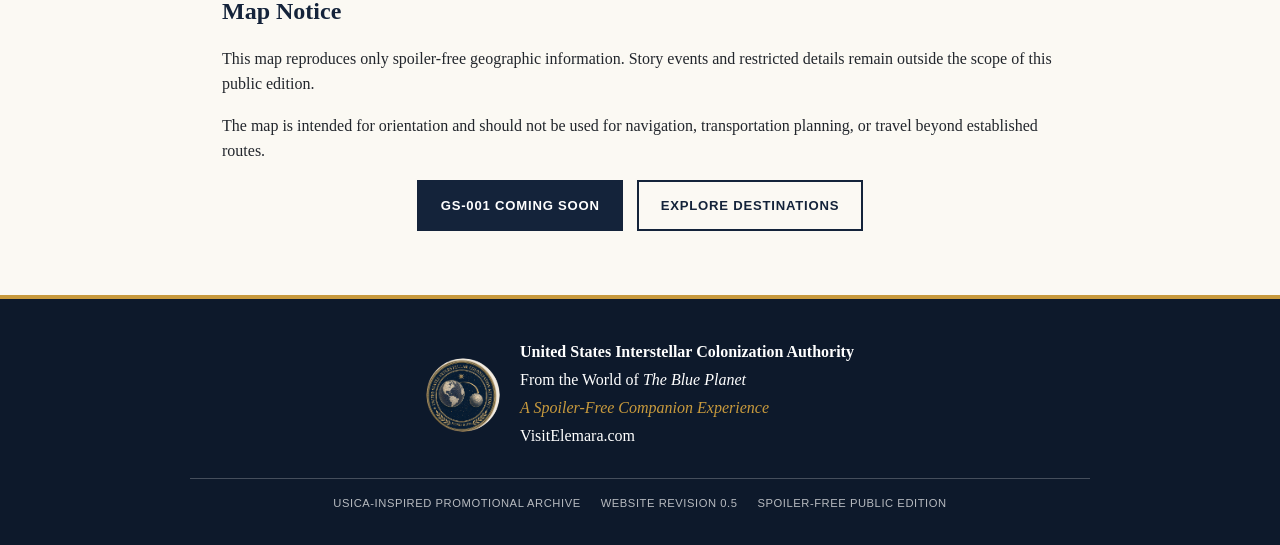
<file: maps.html>
<!DOCTYPE html>
<html lang="en">

<head>
    <meta charset="UTF-8" />
    <meta name="viewport" content="width=device-width, initial-scale=1.0" />

    <title>Maps | Visit Elemara</title>

    <meta
        name="description"
        content="Official USICA reference maps for the inhabited regions of Elemara."
    />

    <link rel="stylesheet" href="style.css" />
</head>

<body>
    <header class="site-header">
        <div class="header-inner">
            <a
                class="wordmark"
                href="index.html"
                aria-label="Visit Elemara home"
            >
                <strong>USICA</strong>
                <span>United States Interstellar Colonization Authority</span>
            </a>

            <nav aria-label="Primary navigation">
                <a href="index.html">Home</a>
                <a href="about-elemara.html">About Elemara</a>
                <a href="destinations.html">Destinations</a>
                <a href="maps.html" aria-current="page">Maps</a>
                <a href="publications.html">Publications</a>
                <a href="historical-accounts.html">Historical Accounts</a>
                <a href="the-elemara-saga.html">The Elemara Saga</a>
                <a href="about-usica.html">About USICA</a>
            </nav>

            <a
                class="header-seal"
                href="about-usica.html"
                aria-label="About the United States Interstellar Colonization Authority"
            >
                <img
                    src="images/usica-great-seal.png"
                    alt="Great Seal of the United States Interstellar Colonization Authority"
                />
            </a>
        </div>
    </header>

    <main>
        <section class="hero">
            <p class="agency-line">Spoiler-Free Reference Material</p>

            <h1>Maps</h1>

            <p class="subtitle">Inhabited Regions of Elemara</p>

            <p class="introduction">
                This public map provides general orientation while withholding
                story events and other protected information.
            </p>
        </section>

        <section class="content">
            <h2>General Reference Map</h2>

            <figure>
                <img
                    class="full-width-image"
                    src="images/gs-001-general-reference-map.png"
                    alt="General reference map of the inhabited regions of Elemara"
                />

                <figcaption>
                    GS-001 — General Reference Map of the Inhabited Regions of Elemara.
                    Not intended for navigational use.
                </figcaption>
            </figure>

            <h2>Locations Shown</h2>

            <ul>
                <li>Dragon Island</li>
                <li>Grayhaven</li>
                <li>Stonehearth</li>
                <li>Central Valley</li>
                <li>Ssalith</li>
                <li>Haliton</li>
                <li>Goblin Lands</li>
            </ul>

            <h2>Map Notice</h2>

            <p>
                This map reproduces only spoiler-free geographic information.
                Story events and restricted details remain outside the scope of
                this public edition.
            </p>

            <p>
                The map is intended for orientation and should not be used for
                navigation, transportation planning, or travel beyond established
                routes.
            </p>

            <div class="hero-actions">
                <span class="button" aria-disabled="true">GS-001 Coming Soon</span>
                <a class="button button-secondary" href="destinations.html">
                    Explore Destinations
                </a>
            </div>
        </section>
    </main>

    <footer class="site-footer">
        <div class="footer-inner">
            <a
                class="footer-seal"
                href="about-usica.html"
                aria-label="About USICA"
            >
                <img src="images/usica-great-seal.png" alt="" />
            </a>

            <div class="footer-identity">
                <strong>United States Interstellar Colonization Authority</strong>
                <p>From the World of <em>The Blue Planet</em></p>
                <p class="footer-motto">A Spoiler-Free Companion Experience</p>
                <p>VisitElemara.com</p>
            </div>
        </div>

        <div class="footer-meta">
            <span>USICA-Inspired Promotional Archive</span>
            <span>Website Revision 0.5</span>
            <span>Spoiler-Free Public Edition</span>
        </div>
    </footer>
</body>

</html>
</file>
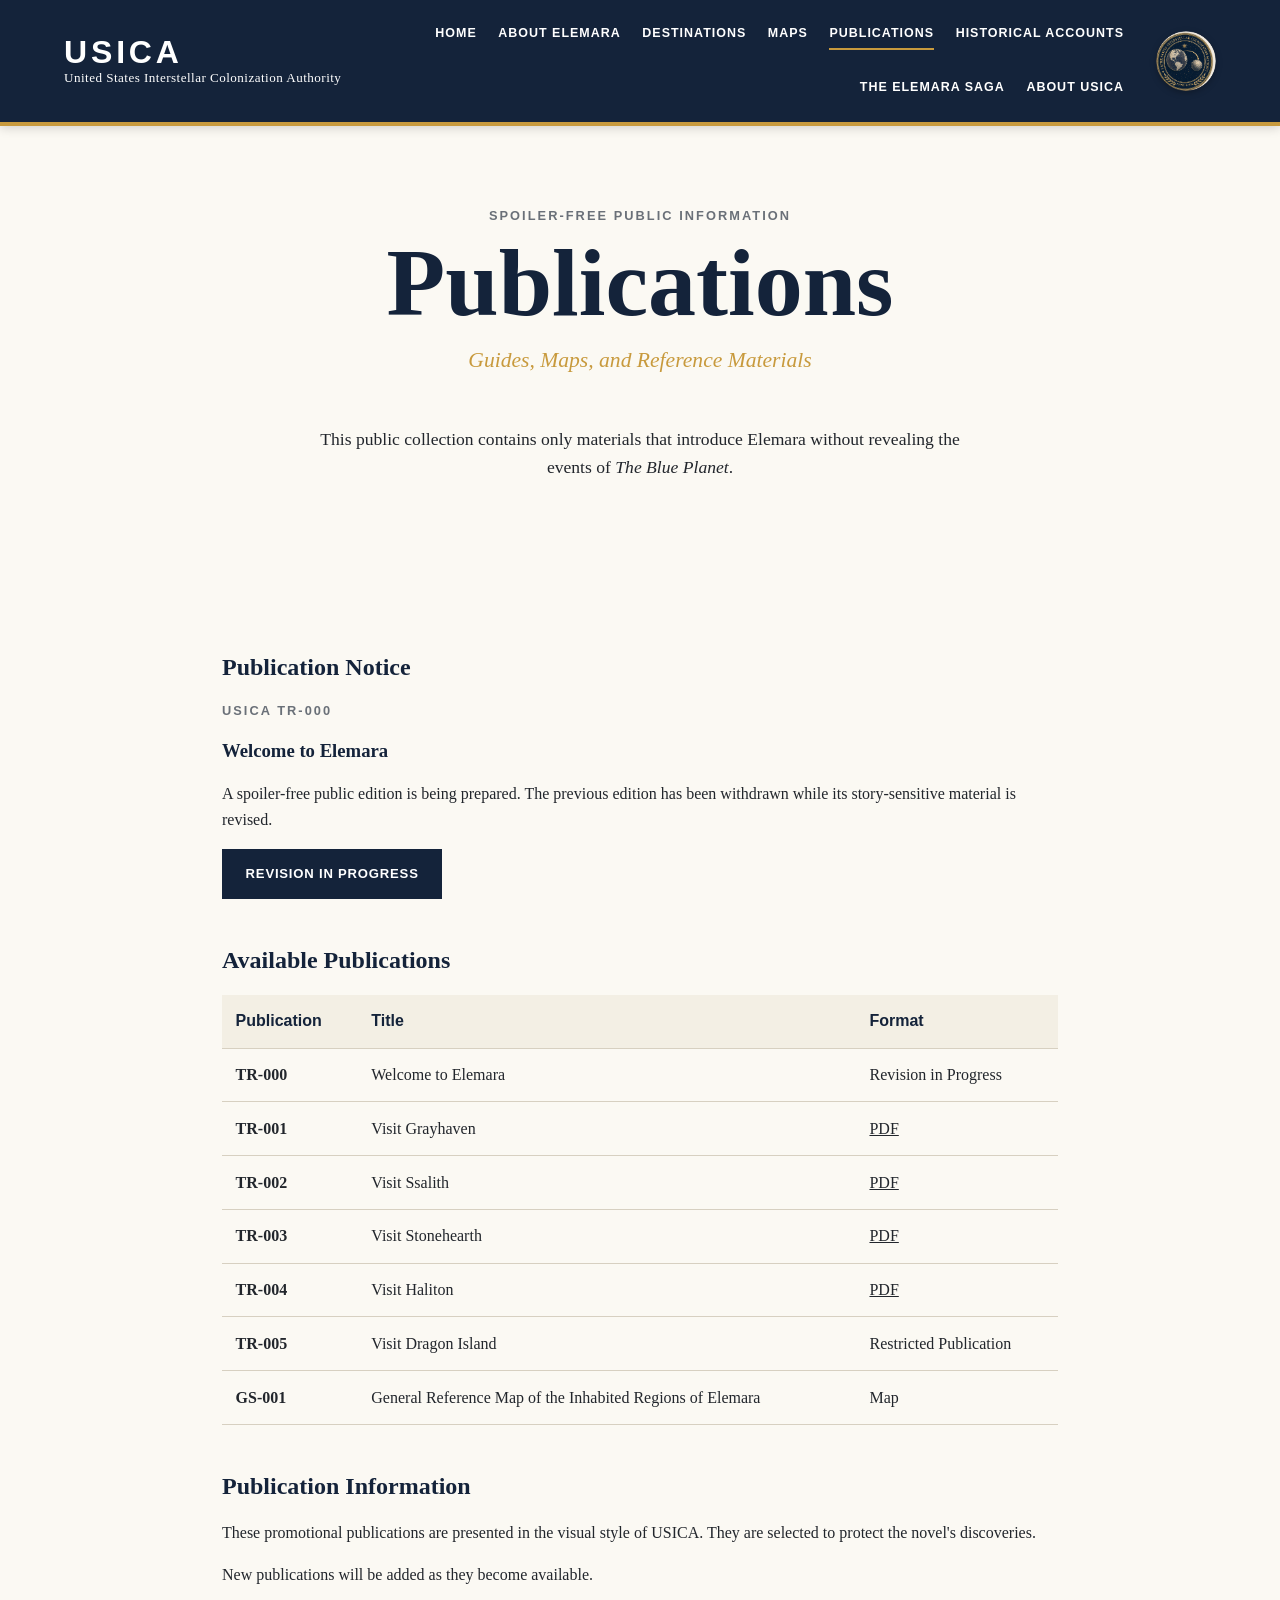
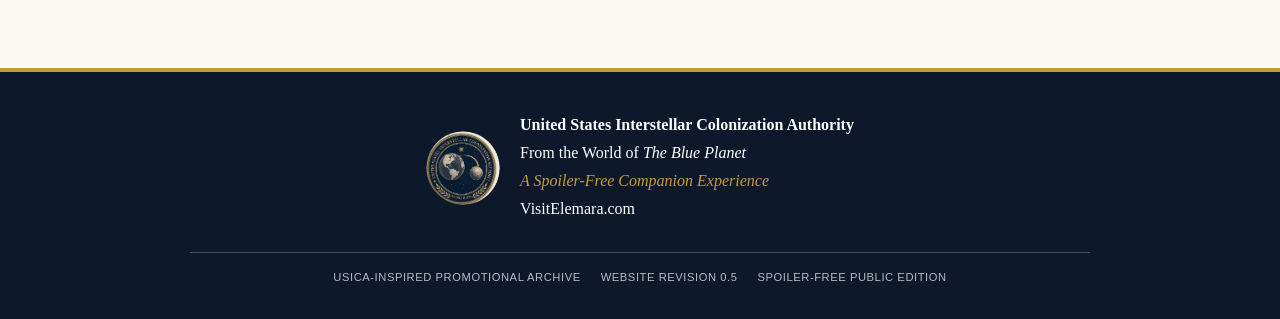
<file: publications.html>
<!DOCTYPE html>
<html lang="en">

<head>
    <meta charset="UTF-8" />
    <meta name="viewport" content="width=device-width, initial-scale=1.0" />

    <title>Publications | Visit Elemara</title>

    <meta
        name="description"
        content="Official USICA visitor guides, maps, and public information for Elemara."
    />

    <link rel="stylesheet" href="style.css" />
</head>

<body>
    <header class="site-header">
        <div class="header-inner">
            <a
                class="wordmark"
                href="index.html"
                aria-label="Visit Elemara home"
            >
                <strong>USICA</strong>
                <span>United States Interstellar Colonization Authority</span>
            </a>

            <nav aria-label="Primary navigation">
                <a href="index.html">Home</a>
                <a href="about-elemara.html">About Elemara</a>
                <a href="destinations.html">Destinations</a>
                <a href="maps.html">Maps</a>
                <a href="publications.html" aria-current="page">Publications</a>
                <a href="historical-accounts.html">Historical Accounts</a>
                <a href="the-elemara-saga.html">The Elemara Saga</a>
                <a href="about-usica.html">About USICA</a>
            </nav>

            <a
                class="header-seal"
                href="about-usica.html"
                aria-label="About the United States Interstellar Colonization Authority"
            >
                <img
                    src="images/usica-great-seal.png"
                    alt="Great Seal of the United States Interstellar Colonization Authority"
                />
            </a>
        </div>
    </header>

    <main>
        <section class="hero">
            <p class="agency-line">Spoiler-Free Public Information</p>

            <h1>Publications</h1>

            <p class="subtitle">Guides, Maps, and Reference Materials</p>

            <p class="introduction">
                This public collection contains only materials that introduce
                Elemara without revealing the events of <em>The Blue Planet</em>.
            </p>
        </section>

        <section class="content">
            <h2>Publication Notice</h2>

            <article>
                <p class="agency-line">USICA TR-000</p>

                <h3>Welcome to Elemara</h3>

                <p>
                    A spoiler-free public edition is being prepared. The previous
                    edition has been withdrawn while its story-sensitive material
                    is revised.
                </p>

                <span class="button" aria-disabled="true">Revision in Progress</span>
            </article>

            <h2>Available Publications</h2>

            <table>
                <thead>
                    <tr>
                        <th scope="col">Publication</th>
                        <th scope="col">Title</th>
                        <th scope="col">Format</th>
                    </tr>
                </thead>

                <tbody>
                    <tr>
                        <td><strong>TR-000</strong></td>
                        <td>Welcome to Elemara</td>
                        <td>Revision in Progress</td>
                    </tr>

                    <tr>
                        <td><strong>TR-001</strong></td>
                        <td>Visit Grayhaven</td>
                        <td>
                            <a href="documents/tr-001-visit-grayhaven.pdf">PDF</a>
                        </td>
                    </tr>

                    <tr>
                        <td><strong>TR-002</strong></td>
                        <td>Visit Ssalith</td>
                        <td><a href="documents/tr-002-visit-ssalith.pdf">PDF</a></td>
                    </tr>

                    <tr>
                        <td><strong>TR-003</strong></td>
                        <td>Visit Stonehearth</td>
                        <td><a href="documents/tr-003-visit-stonehearth.pdf">PDF</a></td>
                    </tr>

                    <tr>
                        <td><strong>TR-004</strong></td>
                        <td>Visit Haliton</td>
                        <td><a href="documents/tr-004-visit-haliton.pdf">PDF</a></td>
                    </tr>

                    <tr>
                        <td><strong>TR-005</strong></td>
                        <td>Visit Dragon Island</td>
                        <td>Restricted Publication</td>
                    </tr>

                    <tr>
                        <td><strong>GS-001</strong></td>
                        <td>General Reference Map of the Inhabited Regions of Elemara</td>
                        <td>Map</td>
                    </tr>
                </tbody>
            </table>

            <h2>Publication Information</h2>

            <p>
                These promotional publications are presented in the visual style
                of USICA. They are selected to protect the novel's discoveries.
            </p>

            <p>
                New publications will be added as they become available.
            </p>
        </section>
    </main>

    <footer class="site-footer">
        <div class="footer-inner">
            <a
                class="footer-seal"
                href="about-usica.html"
                aria-label="About USICA"
            >
                <img src="images/usica-great-seal.png" alt="" />
            </a>

            <div class="footer-identity">
                <strong>United States Interstellar Colonization Authority</strong>
                <p>From the World of <em>The Blue Planet</em></p>
                <p class="footer-motto">A Spoiler-Free Companion Experience</p>
                <p>VisitElemara.com</p>
            </div>
        </div>

        <div class="footer-meta">
            <span>USICA-Inspired Promotional Archive</span>
            <span>Website Revision 0.5</span>
            <span>Spoiler-Free Public Edition</span>
        </div>
    </footer>
</body>

</html>
</file>
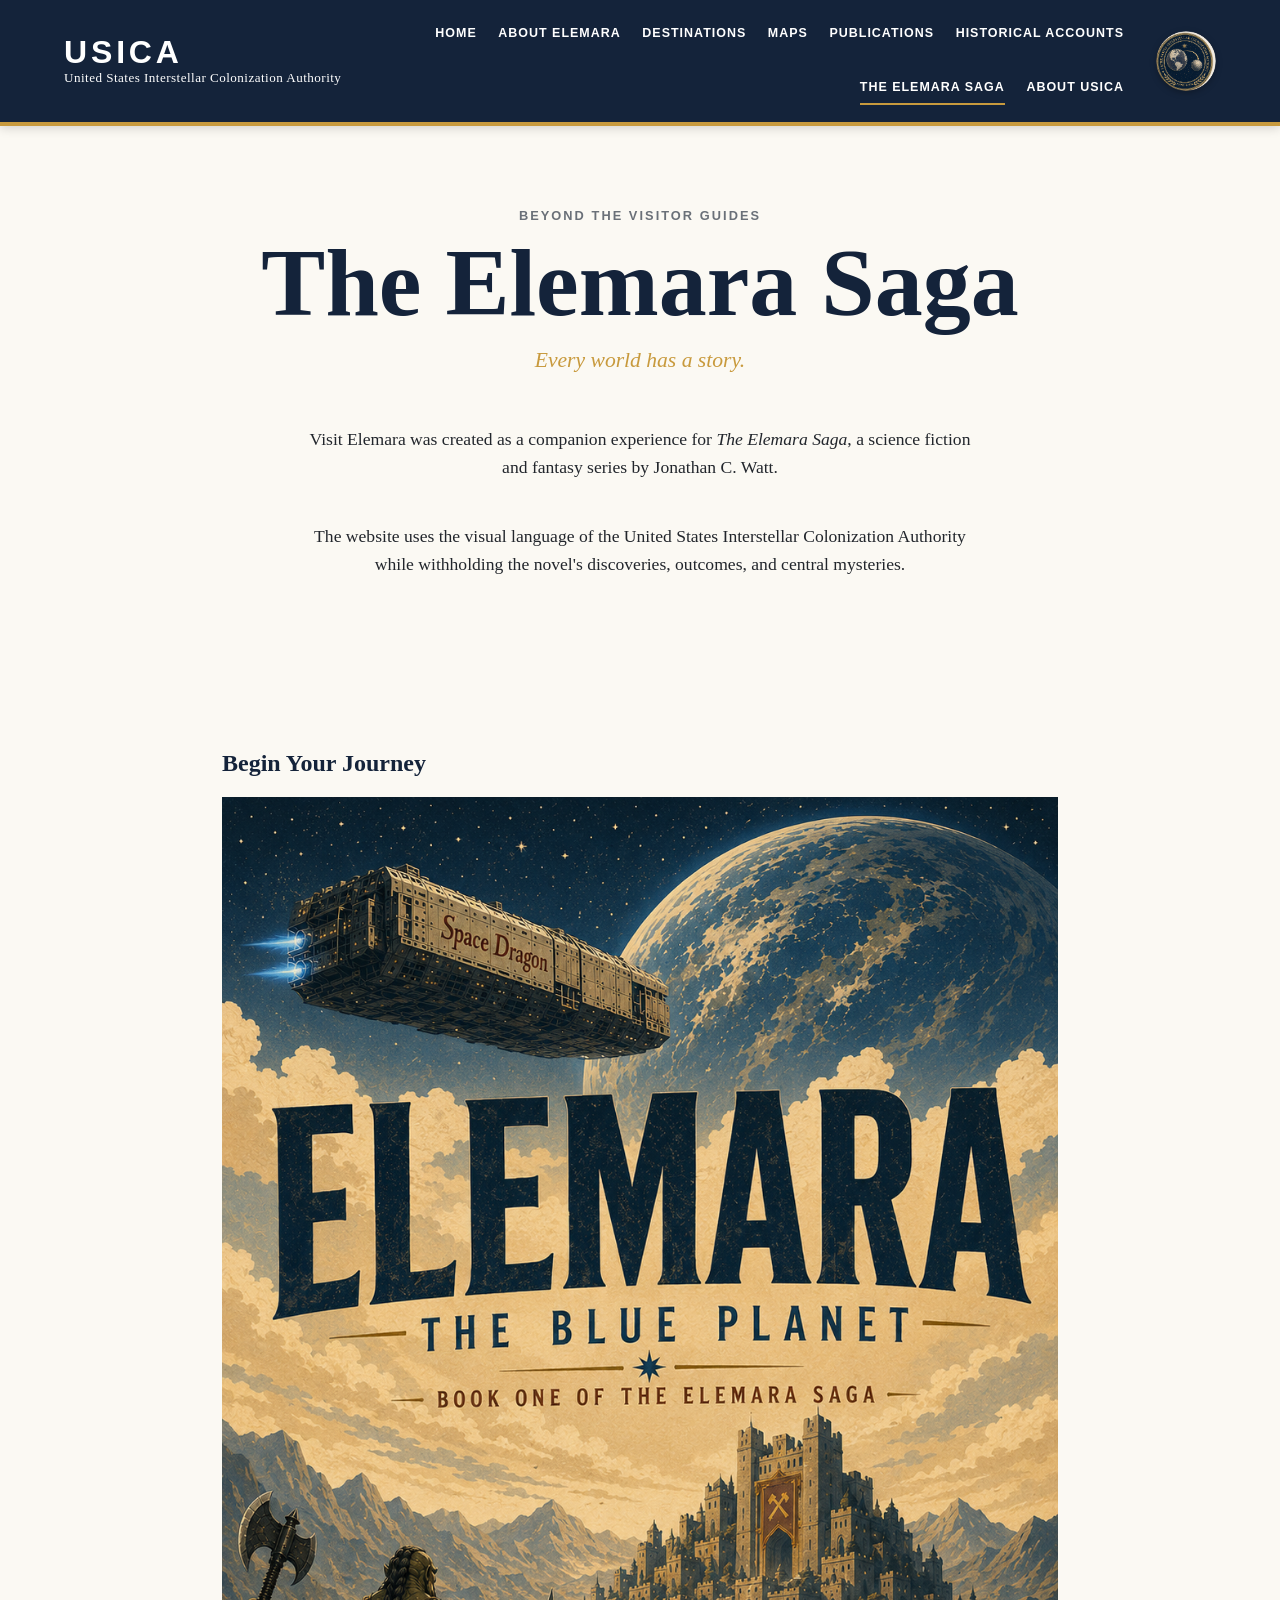
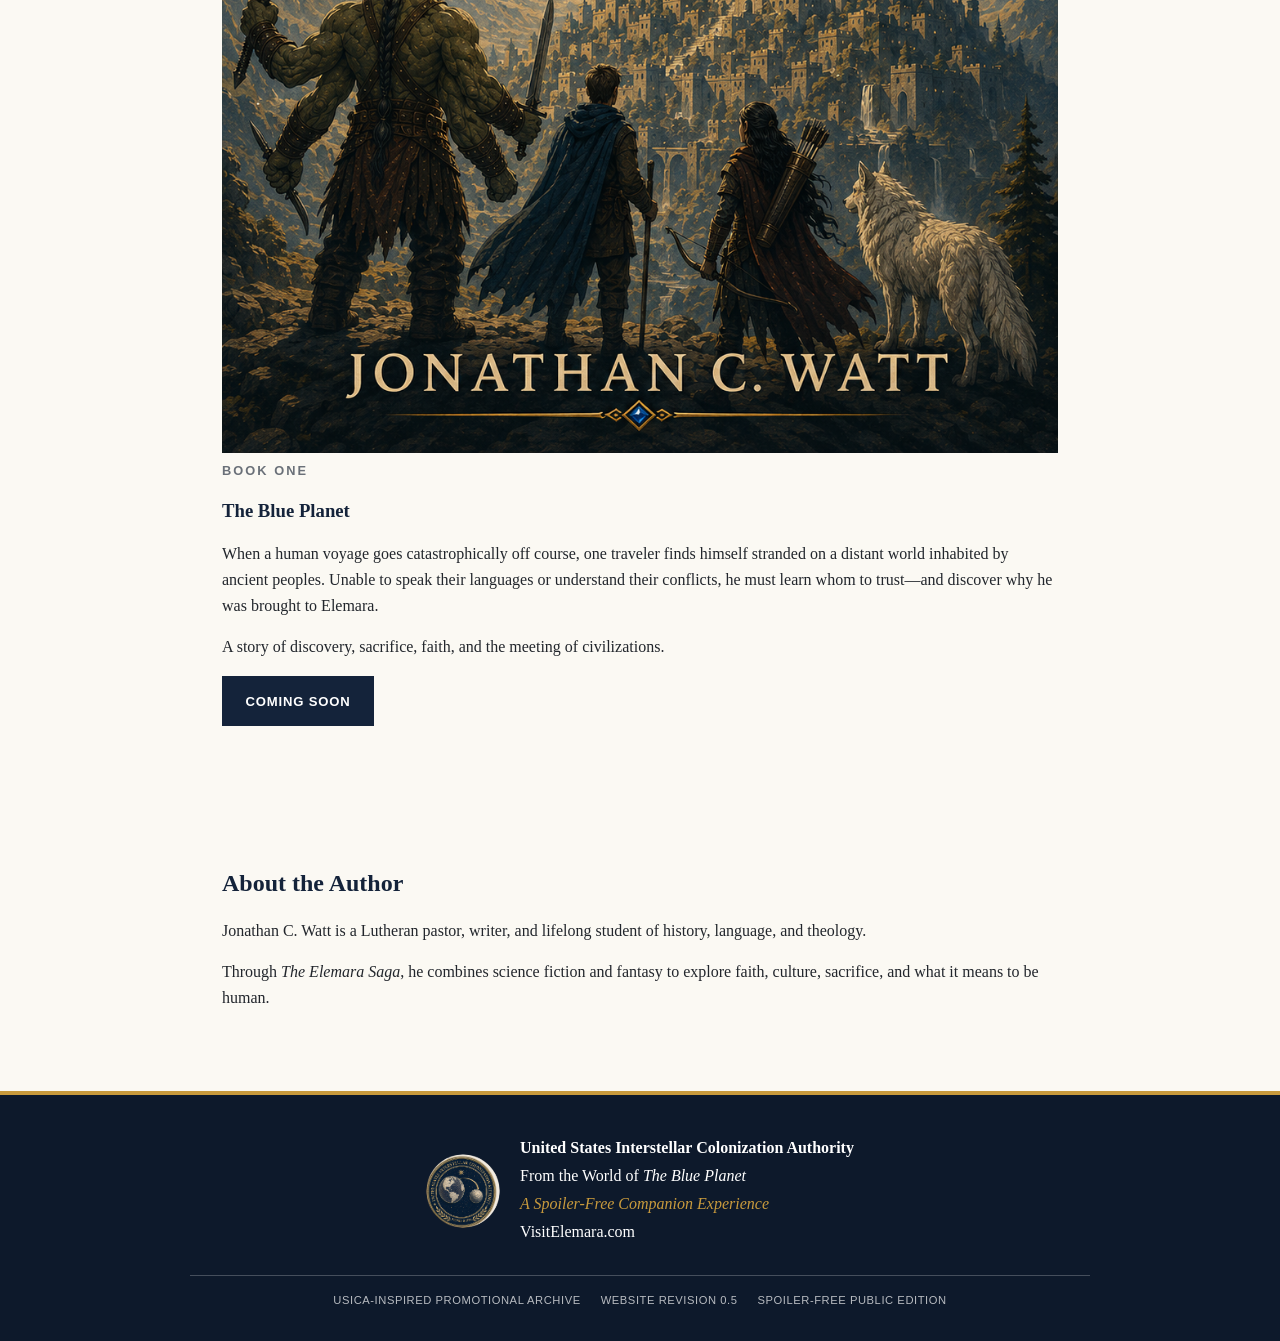
<file: the-elemara-saga.html>
<!DOCTYPE html>
<html lang="en">

<head>
    <meta charset="UTF-8" />
    <meta name="viewport" content="width=device-width, initial-scale=1.0" />

    <title>The Elemara Saga | Visit Elemara</title>

    <meta
        name="description"
        content="Discover the novels that inspired VisitElemara.com."
    />

    <link rel="stylesheet" href="style.css" />
</head>

<body>
    <header class="site-header">
        <div class="header-inner">
            <a
                class="wordmark"
                href="index.html"
                aria-label="Visit Elemara home"
            >
                <strong>USICA</strong>
                <span>United States Interstellar Colonization Authority</span>
            </a>

            <nav aria-label="Primary navigation">
                <a href="index.html">Home</a>
                <a href="about-elemara.html">About Elemara</a>
                <a href="destinations.html">Destinations</a>
                <a href="maps.html">Maps</a>
                <a href="publications.html">Publications</a>
                <a href="historical-accounts.html">Historical Accounts</a>
                <a href="the-elemara-saga.html" aria-current="page">The Elemara Saga</a>
                <a href="about-usica.html">About USICA</a>
            </nav>

            <a
                class="header-seal"
                href="about-usica.html"
                aria-label="About the United States Interstellar Colonization Authority"
            >
                <img
                    src="images/usica-great-seal.png"
                    alt="Great Seal of the United States Interstellar Colonization Authority"
                />
            </a>
        </div>
    </header>

    <main>
        <section class="hero">
            <p class="agency-line">Beyond the Visitor Guides</p>

            <h1>The Elemara Saga</h1>

            <p class="subtitle">Every world has a story.</p>

            <p class="introduction">
                Visit Elemara was created as a companion experience for
                <em>The Elemara Saga</em>, a science fiction and fantasy series by
                Jonathan C. Watt.
            </p>

            <p class="introduction">
                The website uses the visual language of the United States
                Interstellar Colonization Authority while withholding the novel's
                discoveries, outcomes, and central mysteries.
            </p>
        </section>

        <section class="content">
            <h2>Begin Your Journey</h2>

            <div class="book-layout">
                <div class="book-cover">
                    <img
                        src="images/elemara-cover.png"
                        alt="Cover of The Blue Planet"
                    />
                </div>

                <div class="book-description">
                    <p class="agency-line">Book One</p>

                    <h3>The Blue Planet</h3>

                    <p>
                        When a human voyage goes catastrophically off course, one
                        traveler finds himself stranded on a distant world inhabited
                        by ancient peoples. Unable to speak their languages or
                        understand their conflicts, he must learn whom to trust—and
                        discover why he was brought to Elemara.
                    </p>

                    <p>
                        A story of discovery, sacrifice, faith, and the meeting of
                        civilizations.
                    </p>

                    <a class="button" href="#">Coming Soon</a>
                </div>
            </div>
        </section>

        <section class="content">
            <h2>About the Author</h2>

            <p>
                Jonathan C. Watt is a Lutheran pastor, writer, and lifelong student
                of history, language, and theology.
            </p>

            <p>
                Through <em>The Elemara Saga</em>, he combines science fiction and
                fantasy to explore faith, culture, sacrifice, and what it means to
                be human.
            </p>
        </section>
    </main>

    <footer class="site-footer">
        <div class="footer-inner">
            <a
                class="footer-seal"
                href="about-usica.html"
                aria-label="About USICA"
            >
                <img src="images/usica-great-seal.png" alt="" />
            </a>

            <div class="footer-identity">
                <strong>United States Interstellar Colonization Authority</strong>
                <p>From the World of <em>The Blue Planet</em></p>
                <p class="footer-motto">A Spoiler-Free Companion Experience</p>
                <p>VisitElemara.com</p>
            </div>
        </div>

        <div class="footer-meta">
            <span>USICA-Inspired Promotional Archive</span>
            <span>Website Revision 0.5</span>
            <span>Spoiler-Free Public Edition</span>
        </div>
    </footer>
</body>

</html>
</file>
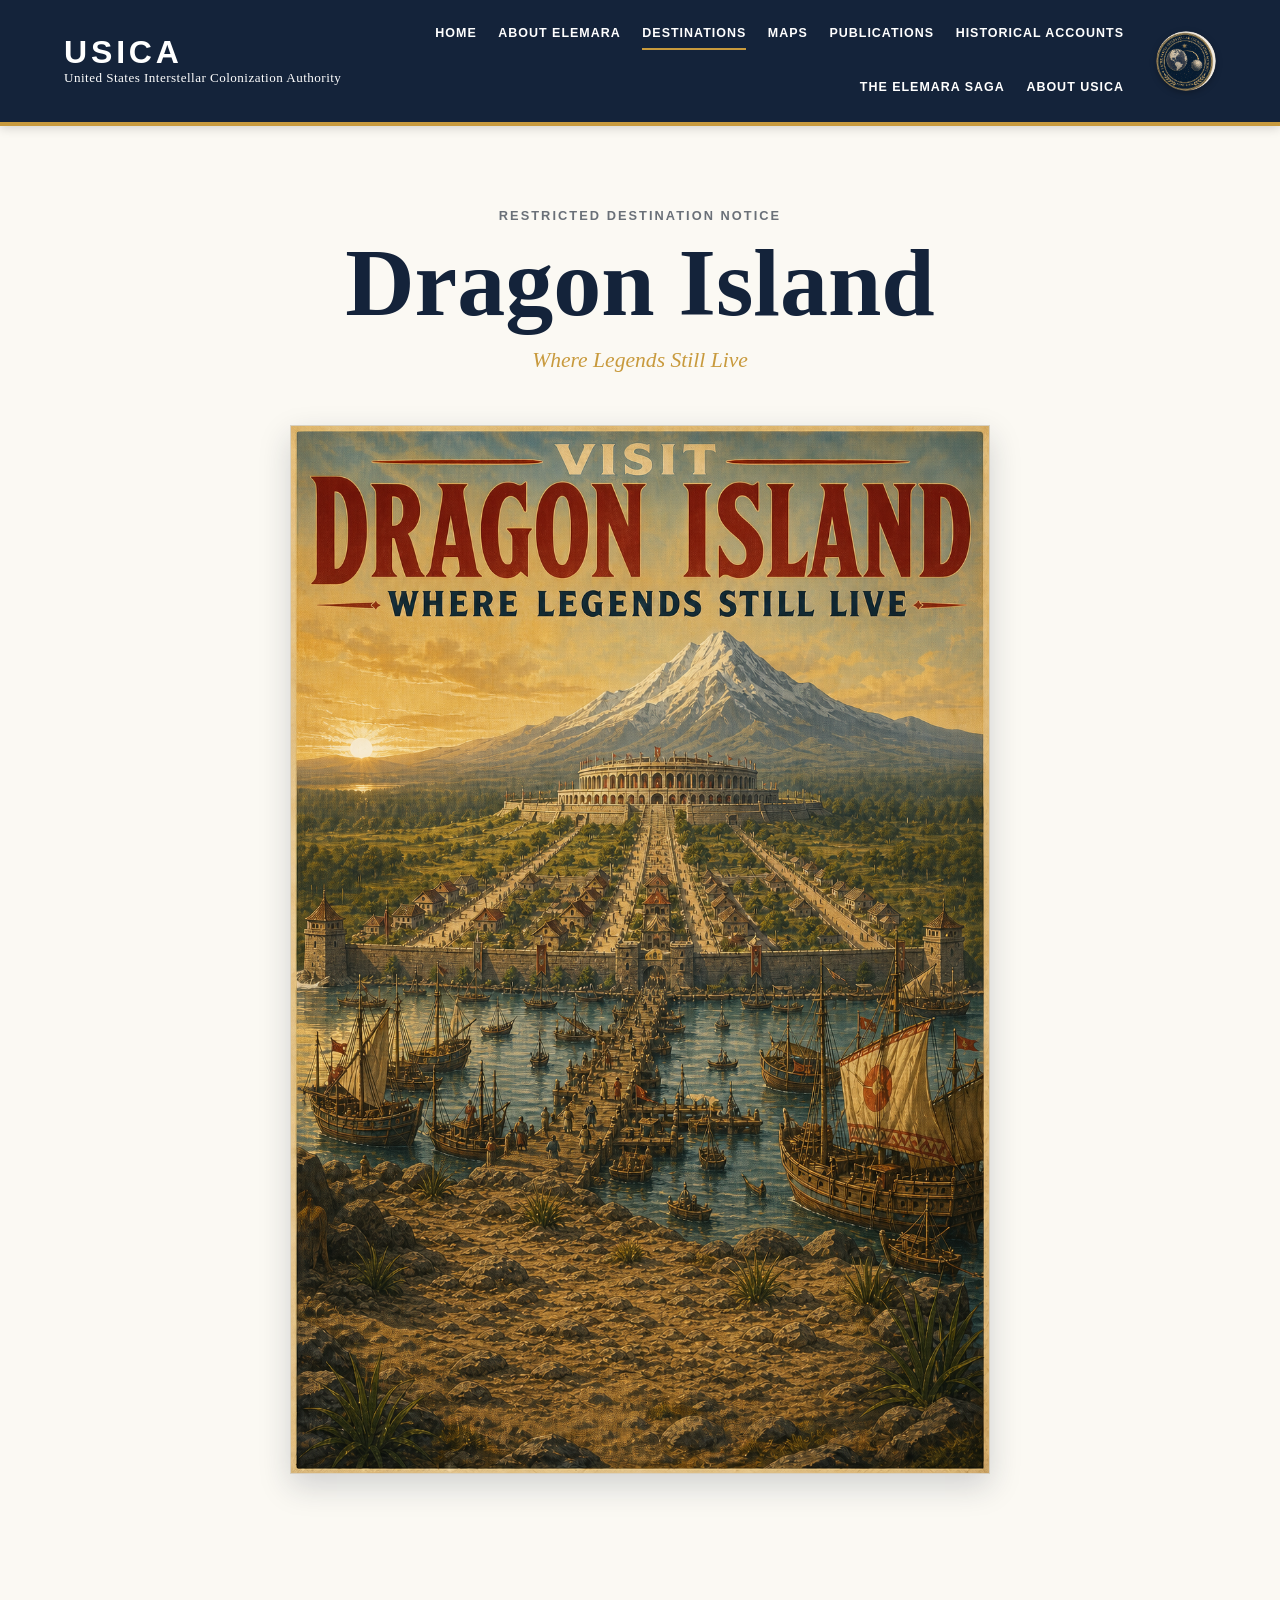
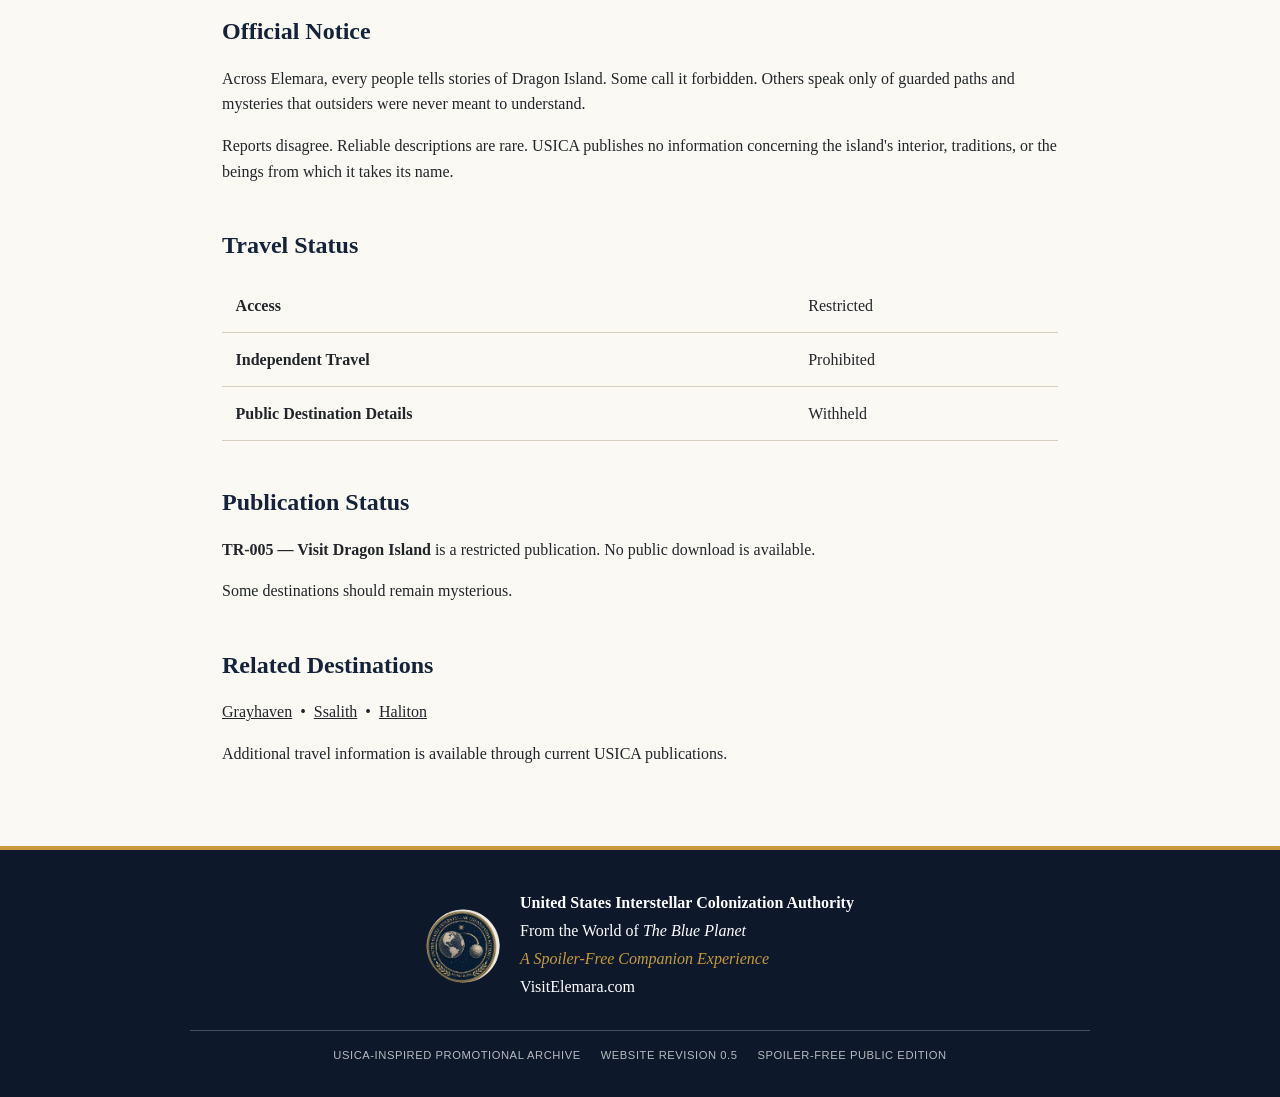
<file: destinations/dragon-island.html>
<!DOCTYPE html>
<html lang="en">

<head>
    <meta charset="UTF-8" />
    <meta name="viewport" content="width=device-width, initial-scale=1.0" />

    <title>Dragon Island | Visit Elemara</title>

    <meta
        name="description"
        content="A spoiler-free introduction to the mysteries of Dragon Island."
    />

    <link rel="stylesheet" href="../style.css" />
</head>

<body>
<header class="site-header">
    <div class="header-inner">
        <a class="wordmark" href="../index.html" aria-label="Visit Elemara home">
            <strong>USICA</strong>
            <span>United States Interstellar Colonization Authority</span>
        </a>

        <nav aria-label="Primary navigation">
            <a href="../index.html">Home</a>
            <a href="../about-elemara.html">About Elemara</a>
            <a href="../destinations.html" aria-current="page">Destinations</a>
            <a href="../maps.html">Maps</a>
            <a href="../publications.html">Publications</a>
            <a href="../historical-accounts.html">Historical Accounts</a>
            <a href="../the-elemara-saga.html">The Elemara Saga</a>
            <a href="../about-usica.html">About USICA</a>
        </nav>

        <a
            class="header-seal"
            href="../about-usica.html"
            aria-label="About the United States Interstellar Colonization Authority"
        >
            <img
                src="../images/usica-great-seal.png"
                alt="Great Seal of the United States Interstellar Colonization Authority"
            />
        </a>
    </div>
</header>

<main>
    <section class="hero">
        <p class="agency-line">Restricted Destination Notice</p>
        <h1>Dragon Island</h1>
        <p class="subtitle">Where Legends Still Live</p>

        <figure class="hero-poster">
            <img
                src="../images/visit-dragon-island-poster.png"
                alt="Visit Dragon Island official USICA travel poster"
            />
        </figure>
    </section>

    <section class="content">
        <h2>Official Notice</h2>

        <p>
            Across Elemara, every people tells stories of Dragon Island. Some
            call it forbidden. Others speak only of guarded paths and mysteries
            that outsiders were never meant to understand.
        </p>

        <p>
            Reports disagree. Reliable descriptions are rare. USICA publishes
            no information concerning the island's interior, traditions, or
            the beings from which it takes its name.
        </p>

        <h2>Travel Status</h2>

        <table>
            <tbody>
                <tr>
                    <td><strong>Access</strong></td>
                    <td>Restricted</td>
                </tr>
                <tr>
                    <td><strong>Independent Travel</strong></td>
                    <td>Prohibited</td>
                </tr>
                <tr>
                    <td><strong>Public Destination Details</strong></td>
                    <td>Withheld</td>
                </tr>
            </tbody>
        </table>

        <h2>Publication Status</h2>

        <p>
            <strong>TR-005 — Visit Dragon Island</strong> is a restricted
            publication. No public download is available.
        </p>

        <p>
            Some destinations should remain mysterious.
        </p>

        <h2>Related Destinations</h2>

        <p>
            <a href="grayhaven.html">Grayhaven</a>
            &nbsp;•&nbsp;
<a href="ssalith.html">Ssalith</a>
            &nbsp;•&nbsp;
<a href="haliton.html">Haliton</a>
        </p>

        <p>
            Additional travel information is available through current USICA
            publications.
        </p>
    </section>
</main>

<footer class="site-footer">
    <div class="footer-inner">
        <a class="footer-seal" href="../about-usica.html" aria-label="About USICA">
            <img src="../images/usica-great-seal.png" alt="" />
        </a>

        <div class="footer-identity">
            <strong>United States Interstellar Colonization Authority</strong>
            <p>From the World of <em>The Blue Planet</em></p>
            <p class="footer-motto">A Spoiler-Free Companion Experience</p>
            <p>VisitElemara.com</p>
        </div>
    </div>

    <div class="footer-meta">
        <span>USICA-Inspired Promotional Archive</span>
        <span>Website Revision 0.5</span>
        <span>Spoiler-Free Public Edition</span>
    </div>
</footer>

</body>

</html>
</file>
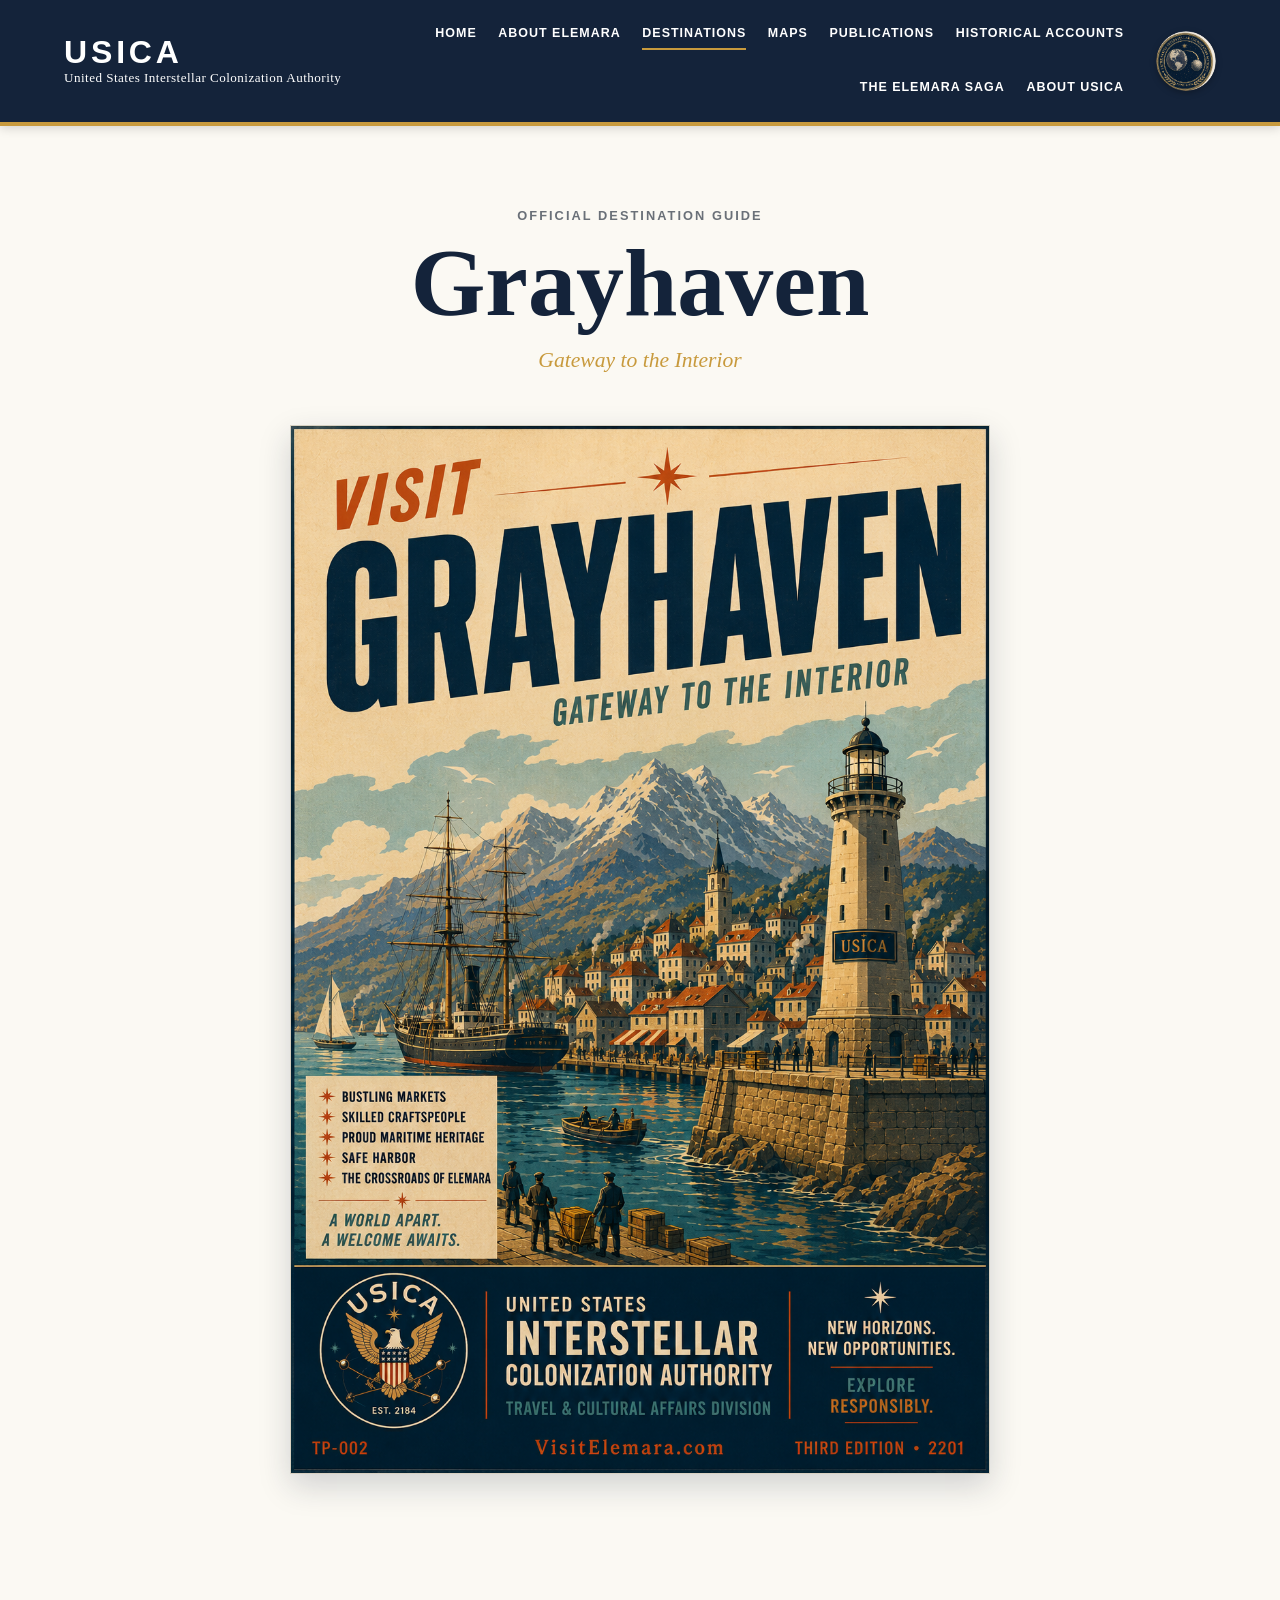
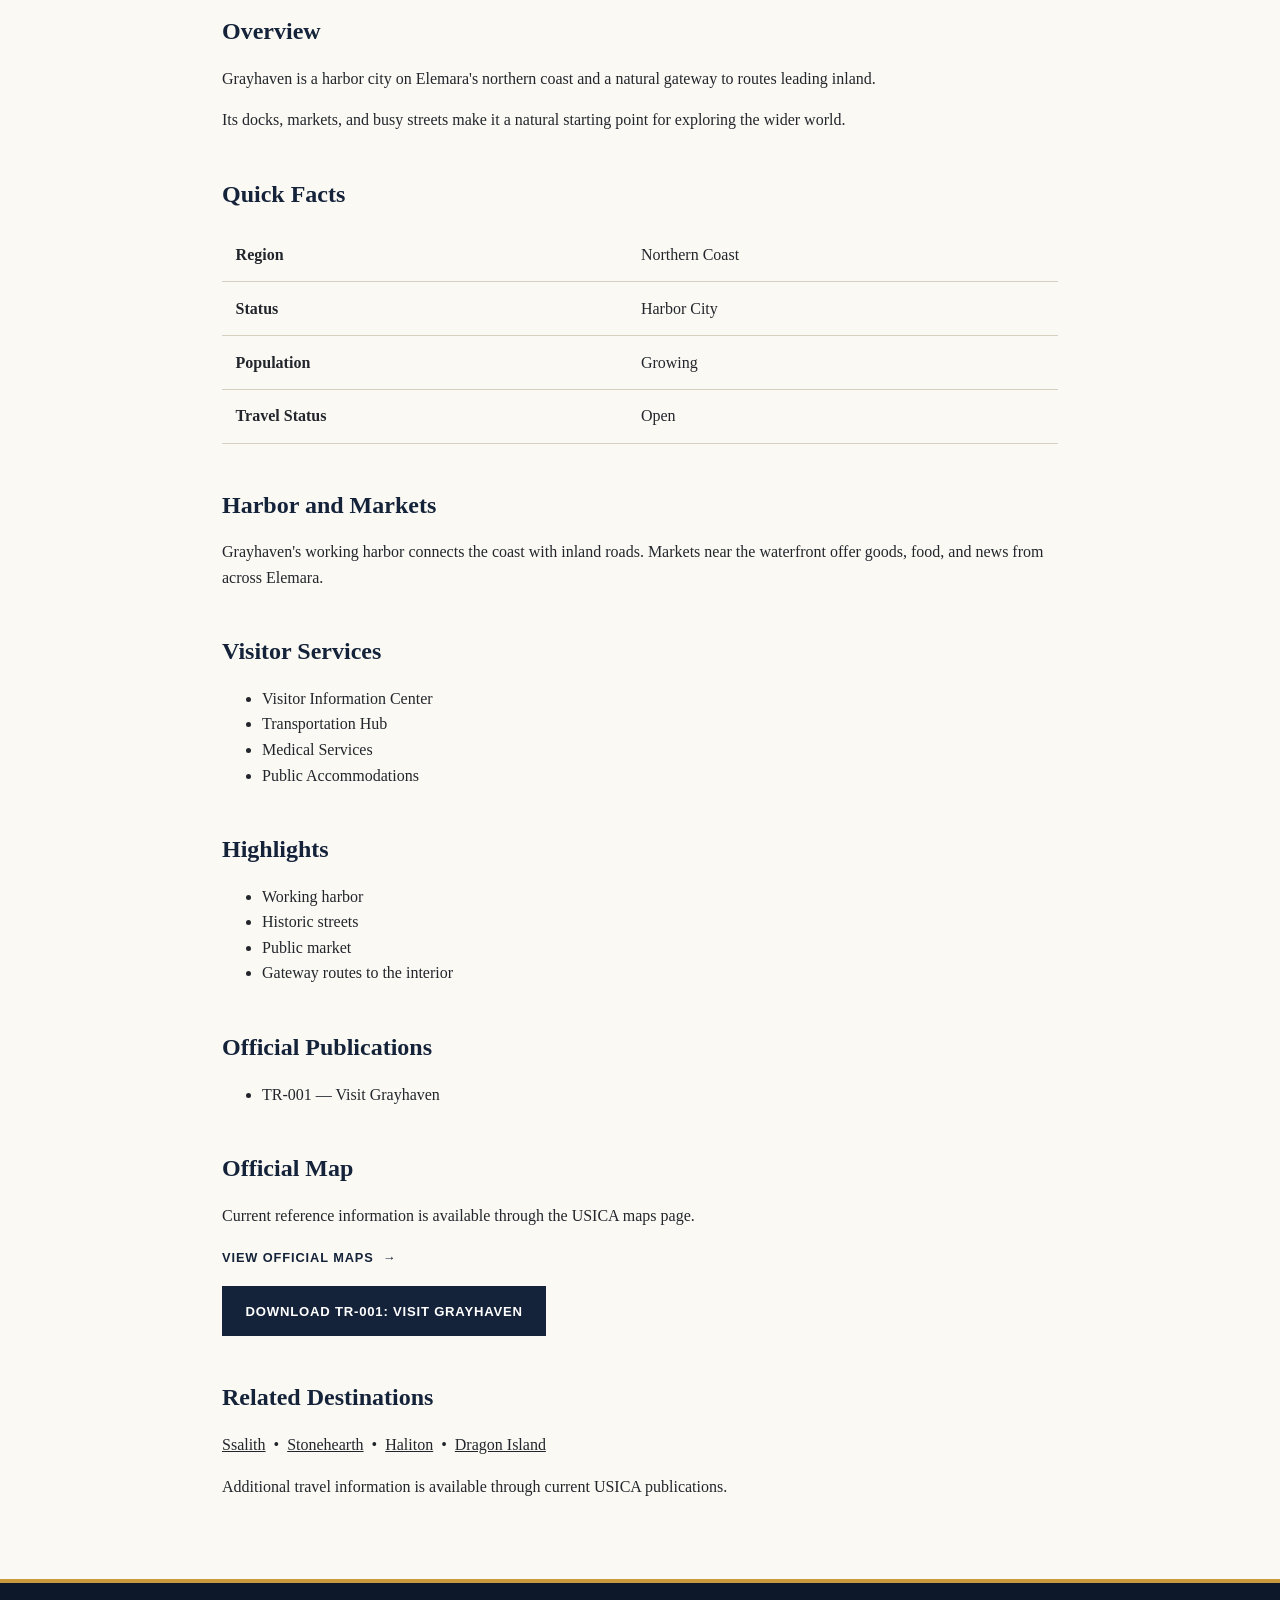
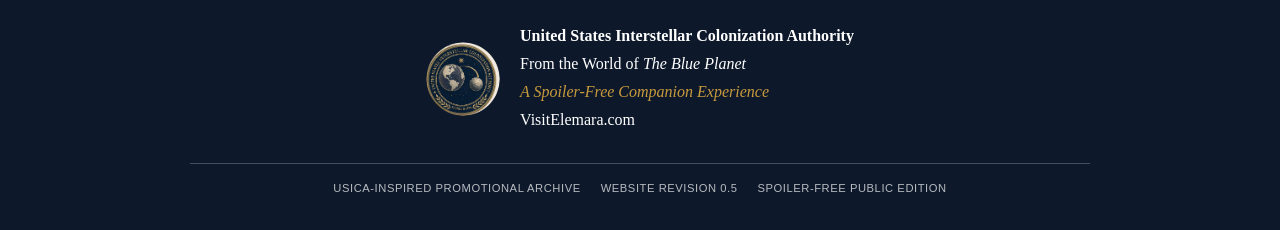
<file: destinations/grayhaven.html>
<!DOCTYPE html>
<html lang="en">

<head>
    <meta charset="UTF-8" />
    <meta name="viewport" content="width=device-width, initial-scale=1.0" />

    <title>Grayhaven | Visit Elemara</title>

    <meta
        name="description"
        content="Official visitor information for Grayhaven on Elemara."
    />

    <link rel="stylesheet" href="../style.css" />
</head>

<body>
<header class="site-header">
    <div class="header-inner">
        <a class="wordmark" href="../index.html" aria-label="Visit Elemara home">
            <strong>USICA</strong>
            <span>United States Interstellar Colonization Authority</span>
        </a>

        <nav aria-label="Primary navigation">
            <a href="../index.html">Home</a>
            <a href="../about-elemara.html">About Elemara</a>
            <a href="../destinations.html" aria-current="page">Destinations</a>
            <a href="../maps.html">Maps</a>
            <a href="../publications.html">Publications</a>
            <a href="../historical-accounts.html">Historical Accounts</a>
            <a href="../the-elemara-saga.html">The Elemara Saga</a>
            <a href="../about-usica.html">About USICA</a>
        </nav>

        <a
            class="header-seal"
            href="../about-usica.html"
            aria-label="About the United States Interstellar Colonization Authority"
        >
            <img
                src="../images/usica-great-seal.png"
                alt="Great Seal of the United States Interstellar Colonization Authority"
            />
        </a>
    </div>
</header>

<main>
    <section class="hero">
        <p class="agency-line">Official Destination Guide</p>
        <h1>Grayhaven</h1>
        <p class="subtitle">Gateway to the Interior</p>

        <figure class="hero-poster">
            <img
                src="../images/visit-grayhaven-poster.png"
                alt="Visit Grayhaven official USICA travel poster"
            />
        </figure>
    </section>

    <section class="content">
        <h2>Overview</h2>

        <p>
            Grayhaven is a harbor city on Elemara's northern coast and a
            natural gateway to routes leading inland.
        </p>

        <p>
            Its docks, markets, and busy streets make it a natural starting
            point for exploring the wider world.
        </p>

        <h2>Quick Facts</h2>

        <table>
            <tbody>
                <tr>
                    <td><strong>Region</strong></td>
                    <td>Northern Coast</td>
                </tr>
                <tr>
                    <td><strong>Status</strong></td>
                    <td>Harbor City</td>
                </tr>
                <tr>
                    <td><strong>Population</strong></td>
                    <td>Growing</td>
                </tr>
                <tr>
                    <td><strong>Travel Status</strong></td>
                    <td>Open</td>
                </tr>
            </tbody>
        </table>

        <h2>Harbor and Markets</h2>

        <p>
            Grayhaven's working harbor connects the coast with inland roads.
            Markets near the waterfront offer goods, food, and news from
            across Elemara.
        </p>

        <h2>Visitor Services</h2>

        <ul>
            <li>Visitor Information Center</li>
            <li>Transportation Hub</li>
            <li>Medical Services</li>
            <li>Public Accommodations</li>
        </ul>

        <h2>Highlights</h2>

        <ul>
            <li>Working harbor</li>
            <li>Historic streets</li>
            <li>Public market</li>
            <li>Gateway routes to the interior</li>
        </ul>

        <h2>Official Publications</h2>

        <ul>
            <li>TR-001 — Visit Grayhaven</li>
        </ul>

        <h2>Official Map</h2>

        <p>
            Current reference information is available through the USICA maps
            page.
        </p>

        <p>
            <a class="text-link" href="../maps.html">
                View official maps
                <span aria-hidden="true">→</span>
            </a>
        </p>

        <p>
            <a class="button" href="../documents/tr-001-visit-grayhaven.pdf">
                Download TR-001: Visit Grayhaven
            </a>
        </p>

        <h2>Related Destinations</h2>

        <p>
            <a href="ssalith.html">Ssalith</a>
            &nbsp;•&nbsp;
<a href="stonehearth.html">Stonehearth</a>
            &nbsp;•&nbsp;
<a href="haliton.html">Haliton</a>
            &nbsp;•&nbsp;
<a href="dragon-island.html">Dragon Island</a>
        </p>

        <p>
            Additional travel information is available through current USICA
            publications.
        </p>
    </section>
</main>

<footer class="site-footer">
    <div class="footer-inner">
        <a class="footer-seal" href="../about-usica.html" aria-label="About USICA">
            <img src="../images/usica-great-seal.png" alt="" />
        </a>

        <div class="footer-identity">
            <strong>United States Interstellar Colonization Authority</strong>
            <p>From the World of <em>The Blue Planet</em></p>
            <p class="footer-motto">A Spoiler-Free Companion Experience</p>
            <p>VisitElemara.com</p>
        </div>
    </div>

    <div class="footer-meta">
        <span>USICA-Inspired Promotional Archive</span>
        <span>Website Revision 0.5</span>
        <span>Spoiler-Free Public Edition</span>
    </div>
</footer>

</body>

</html>
</file>
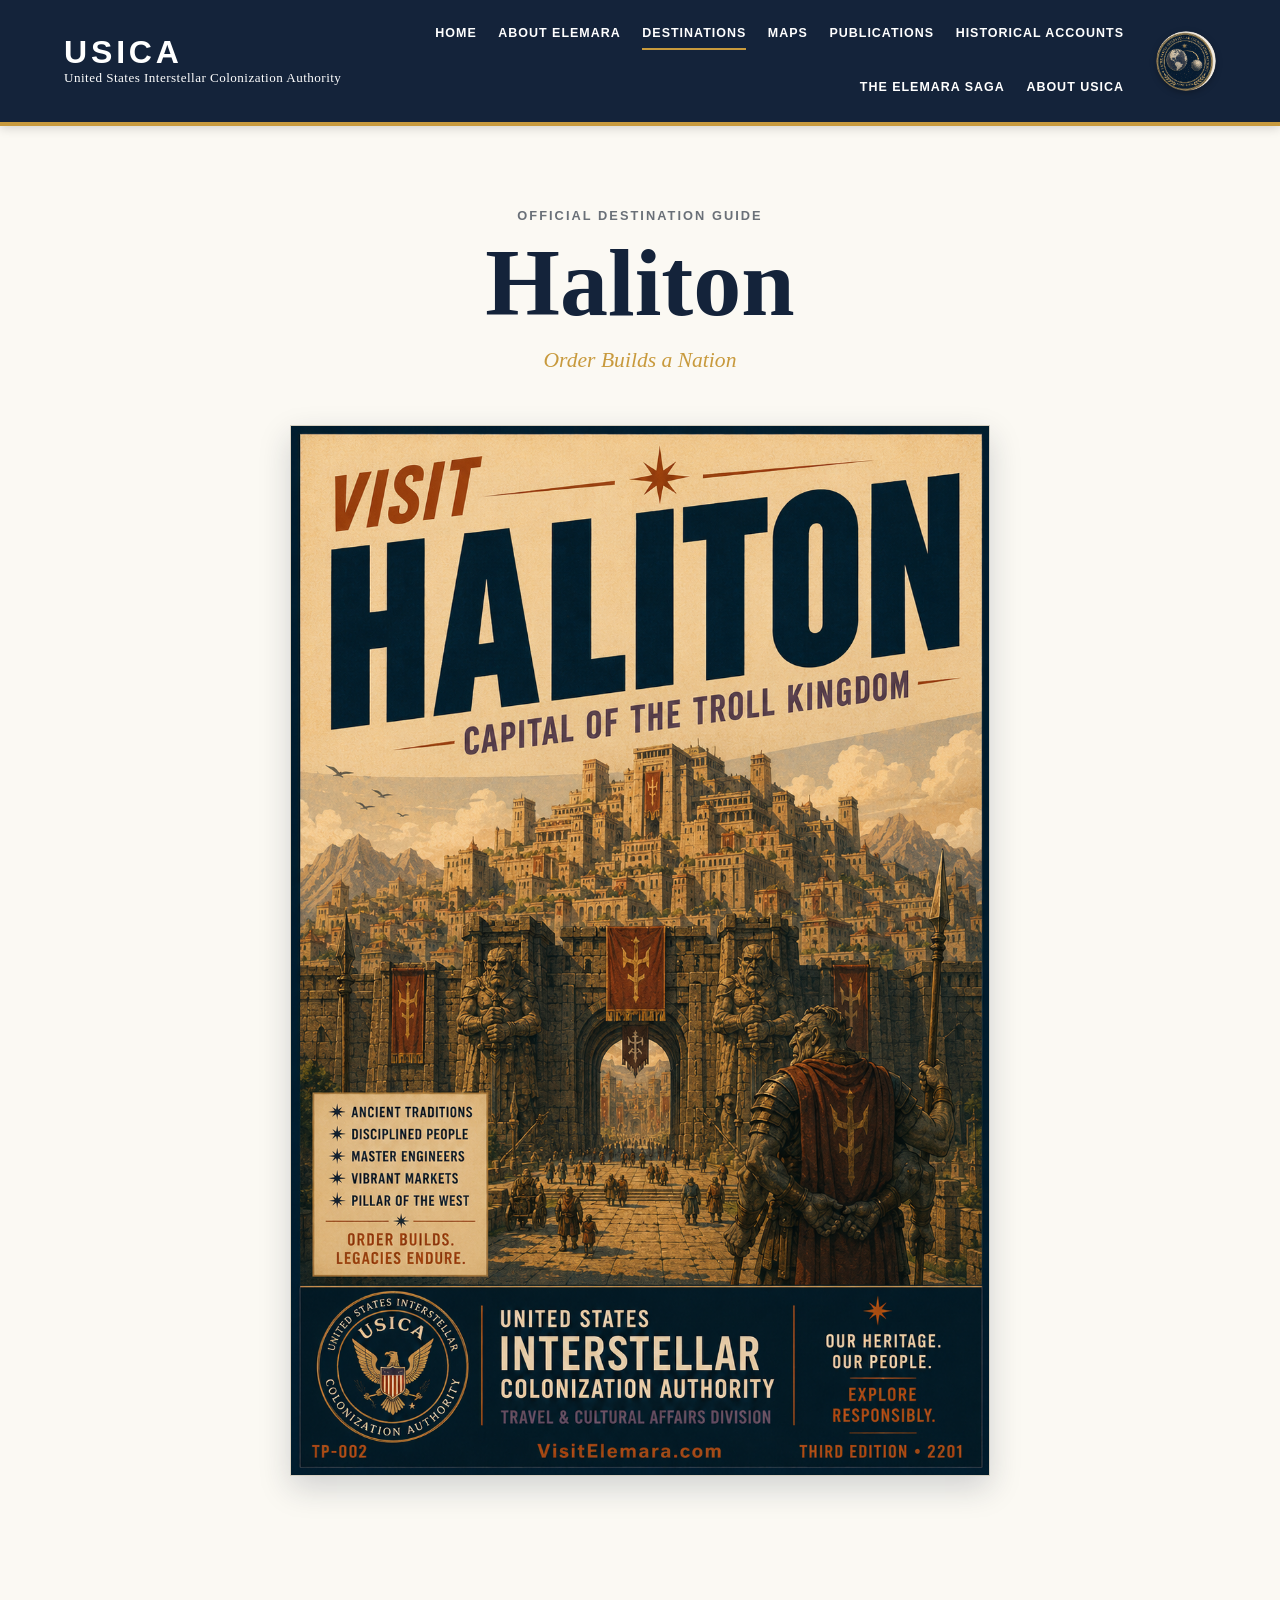
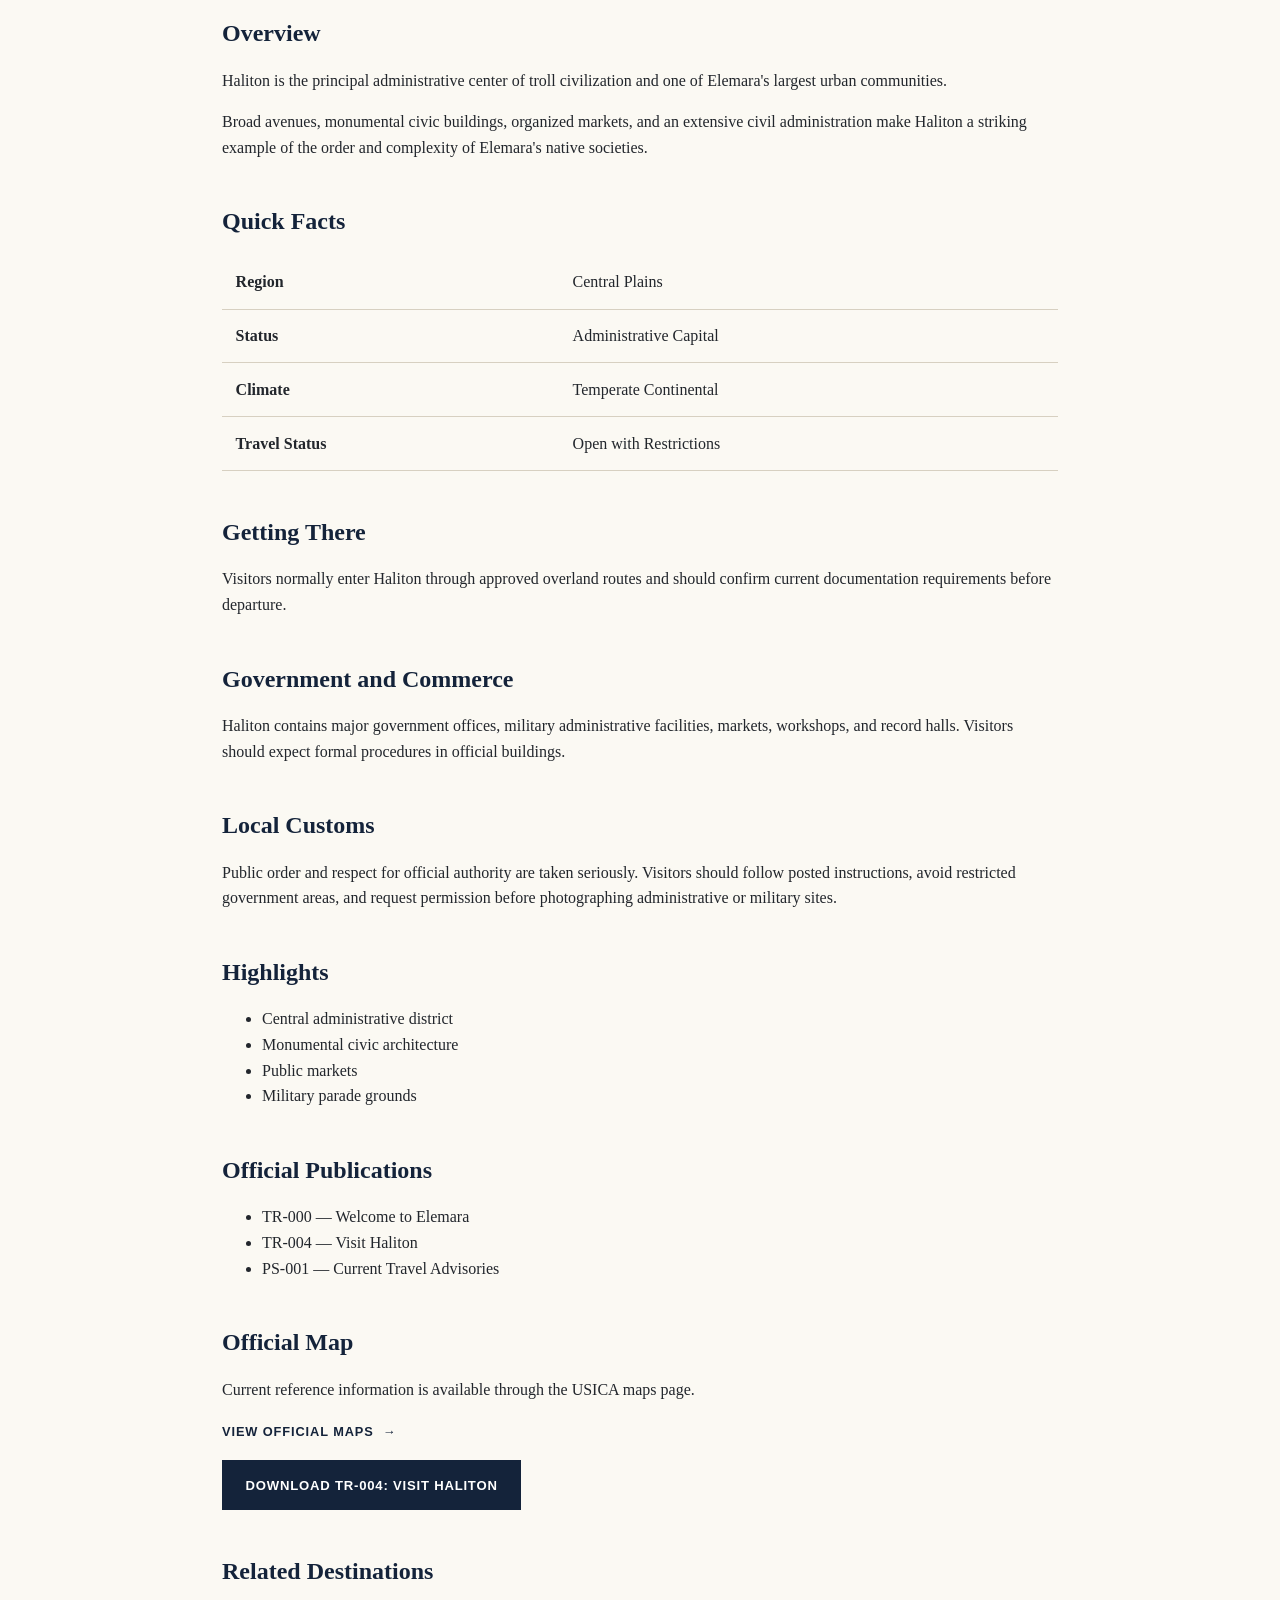
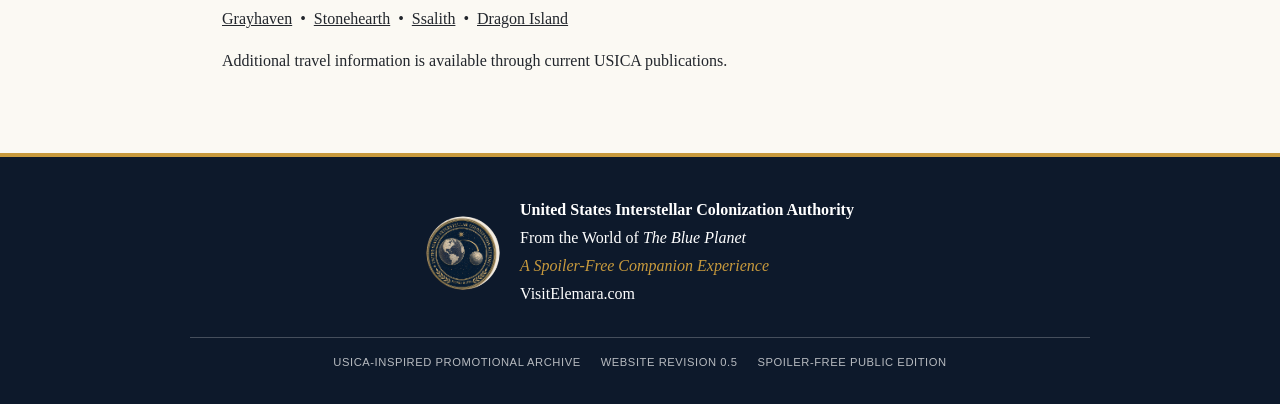
<file: destinations/haliton.html>
<!DOCTYPE html>
<html lang="en">

<head>
    <meta charset="UTF-8" />
    <meta name="viewport" content="width=device-width, initial-scale=1.0" />

    <title>Haliton | Visit Elemara</title>

    <meta
        name="description"
        content="Official visitor information for Haliton on Elemara."
    />

    <link rel="stylesheet" href="../style.css" />
</head>

<body>
<header class="site-header">
    <div class="header-inner">
        <a class="wordmark" href="../index.html" aria-label="Visit Elemara home">
            <strong>USICA</strong>
            <span>United States Interstellar Colonization Authority</span>
        </a>

        <nav aria-label="Primary navigation">
            <a href="../index.html">Home</a>
            <a href="../about-elemara.html">About Elemara</a>
            <a href="../destinations.html" aria-current="page">Destinations</a>
            <a href="../maps.html">Maps</a>
            <a href="../publications.html">Publications</a>
            <a href="../historical-accounts.html">Historical Accounts</a>
            <a href="../the-elemara-saga.html">The Elemara Saga</a>
            <a href="../about-usica.html">About USICA</a>
        </nav>

        <a
            class="header-seal"
            href="../about-usica.html"
            aria-label="About the United States Interstellar Colonization Authority"
        >
            <img
                src="../images/usica-great-seal.png"
                alt="Great Seal of the United States Interstellar Colonization Authority"
            />
        </a>
    </div>
</header>

<main>
    <section class="hero">
        <p class="agency-line">Official Destination Guide</p>
        <h1>Haliton</h1>
        <p class="subtitle">Order Builds a Nation</p>

        <figure class="hero-poster">
            <img
                src="../images/visit-haliton-poster.png"
                alt="Visit Haliton official USICA travel poster"
            />
        </figure>
    </section>

    <section class="content">
        <h2>Overview</h2>

        <p>
            Haliton is the principal administrative center of troll
            civilization and one of Elemara's largest urban communities.
        </p>

        <p>
            Broad avenues, monumental civic buildings, organized markets, and
            an extensive civil administration make Haliton a striking example
            of the order and complexity of Elemara's native societies.
        </p>

        <h2>Quick Facts</h2>

        <table>
            <tbody>
                <tr>
                    <td><strong>Region</strong></td>
                    <td>Central Plains</td>
                </tr>
                <tr>
                    <td><strong>Status</strong></td>
                    <td>Administrative Capital</td>
                </tr>
                <tr>
                    <td><strong>Climate</strong></td>
                    <td>Temperate Continental</td>
                </tr>
                <tr>
                    <td><strong>Travel Status</strong></td>
                    <td>Open with Restrictions</td>
                </tr>
            </tbody>
        </table>

        <h2>Getting There</h2>

        <p>
            Visitors normally enter Haliton through approved overland routes
            and should confirm current documentation requirements before
            departure.
        </p>

        <h2>Government and Commerce</h2>

        <p>
            Haliton contains major government offices, military administrative
            facilities, markets, workshops, and record halls. Visitors should
            expect formal procedures in official buildings.
        </p>

        <h2>Local Customs</h2>

        <p>
            Public order and respect for official authority are taken
            seriously. Visitors should follow posted instructions, avoid
            restricted government areas, and request permission before
            photographing administrative or military sites.
        </p>

        <h2>Highlights</h2>

        <ul>
            <li>Central administrative district</li>
            <li>Monumental civic architecture</li>
            <li>Public markets</li>
            <li>Military parade grounds</li>
        </ul>

        <h2>Official Publications</h2>

        <ul>
            <li>TR-000 — Welcome to Elemara</li>
            <li>TR-004 — Visit Haliton</li>
            <li>PS-001 — Current Travel Advisories</li>
        </ul>

        <h2>Official Map</h2>

        <p>
            Current reference information is available through the USICA maps
            page.
        </p>

        <p>
            <a class="text-link" href="../maps.html">
                View official maps
                <span aria-hidden="true">→</span>
            </a>
        </p>

        <p>
            <a class="button" href="../documents/tr-004-visit-haliton.pdf">
                Download TR-004: Visit Haliton
            </a>
        </p>

        <h2>Related Destinations</h2>

        <p>
            <a href="grayhaven.html">Grayhaven</a>
            &nbsp;•&nbsp;
<a href="stonehearth.html">Stonehearth</a>
            &nbsp;•&nbsp;
<a href="ssalith.html">Ssalith</a>
            &nbsp;•&nbsp;
<a href="dragon-island.html">Dragon Island</a>
        </p>

        <p>
            Additional travel information is available through current USICA
            publications.
        </p>
    </section>
</main>

<footer class="site-footer">
    <div class="footer-inner">
        <a class="footer-seal" href="../about-usica.html" aria-label="About USICA">
            <img src="../images/usica-great-seal.png" alt="" />
        </a>

        <div class="footer-identity">
            <strong>United States Interstellar Colonization Authority</strong>
            <p>From the World of <em>The Blue Planet</em></p>
            <p class="footer-motto">A Spoiler-Free Companion Experience</p>
            <p>VisitElemara.com</p>
        </div>
    </div>

    <div class="footer-meta">
        <span>USICA-Inspired Promotional Archive</span>
        <span>Website Revision 0.5</span>
        <span>Spoiler-Free Public Edition</span>
    </div>
</footer>

</body>

</html>
</file>
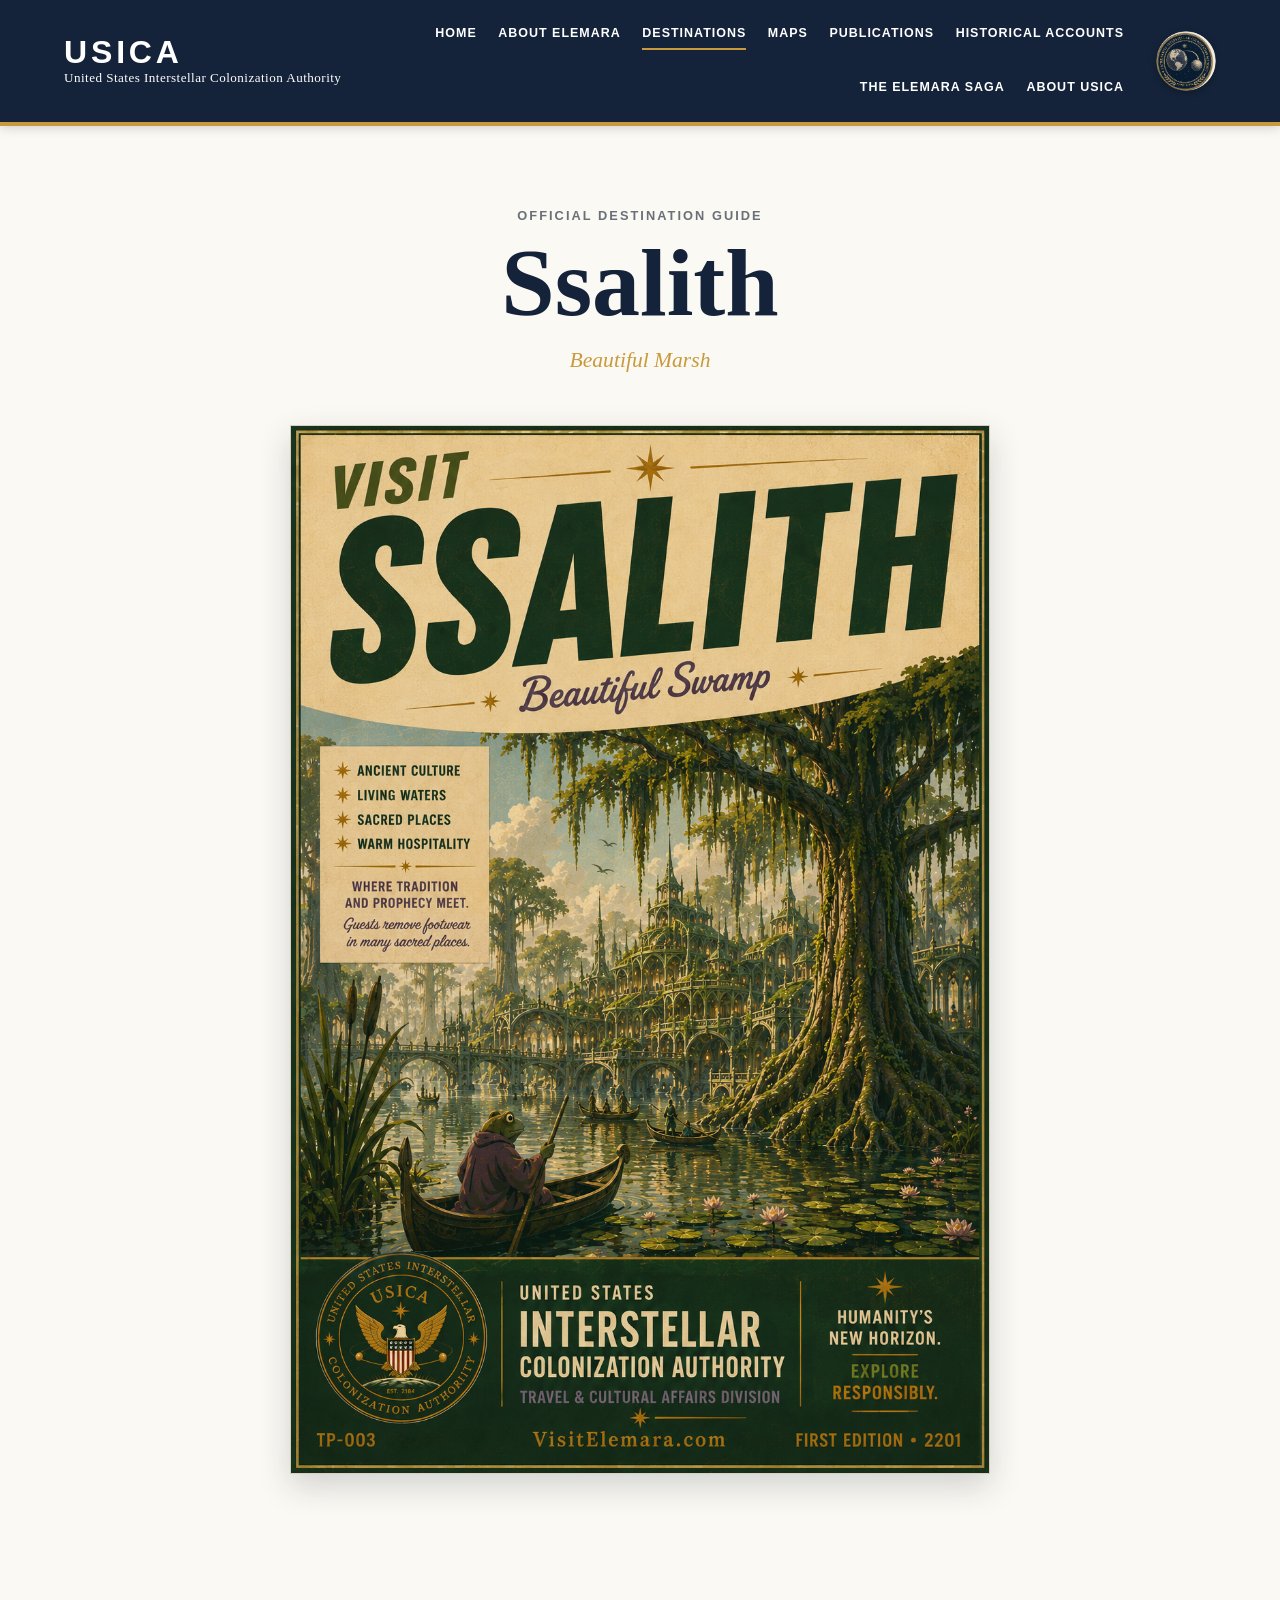
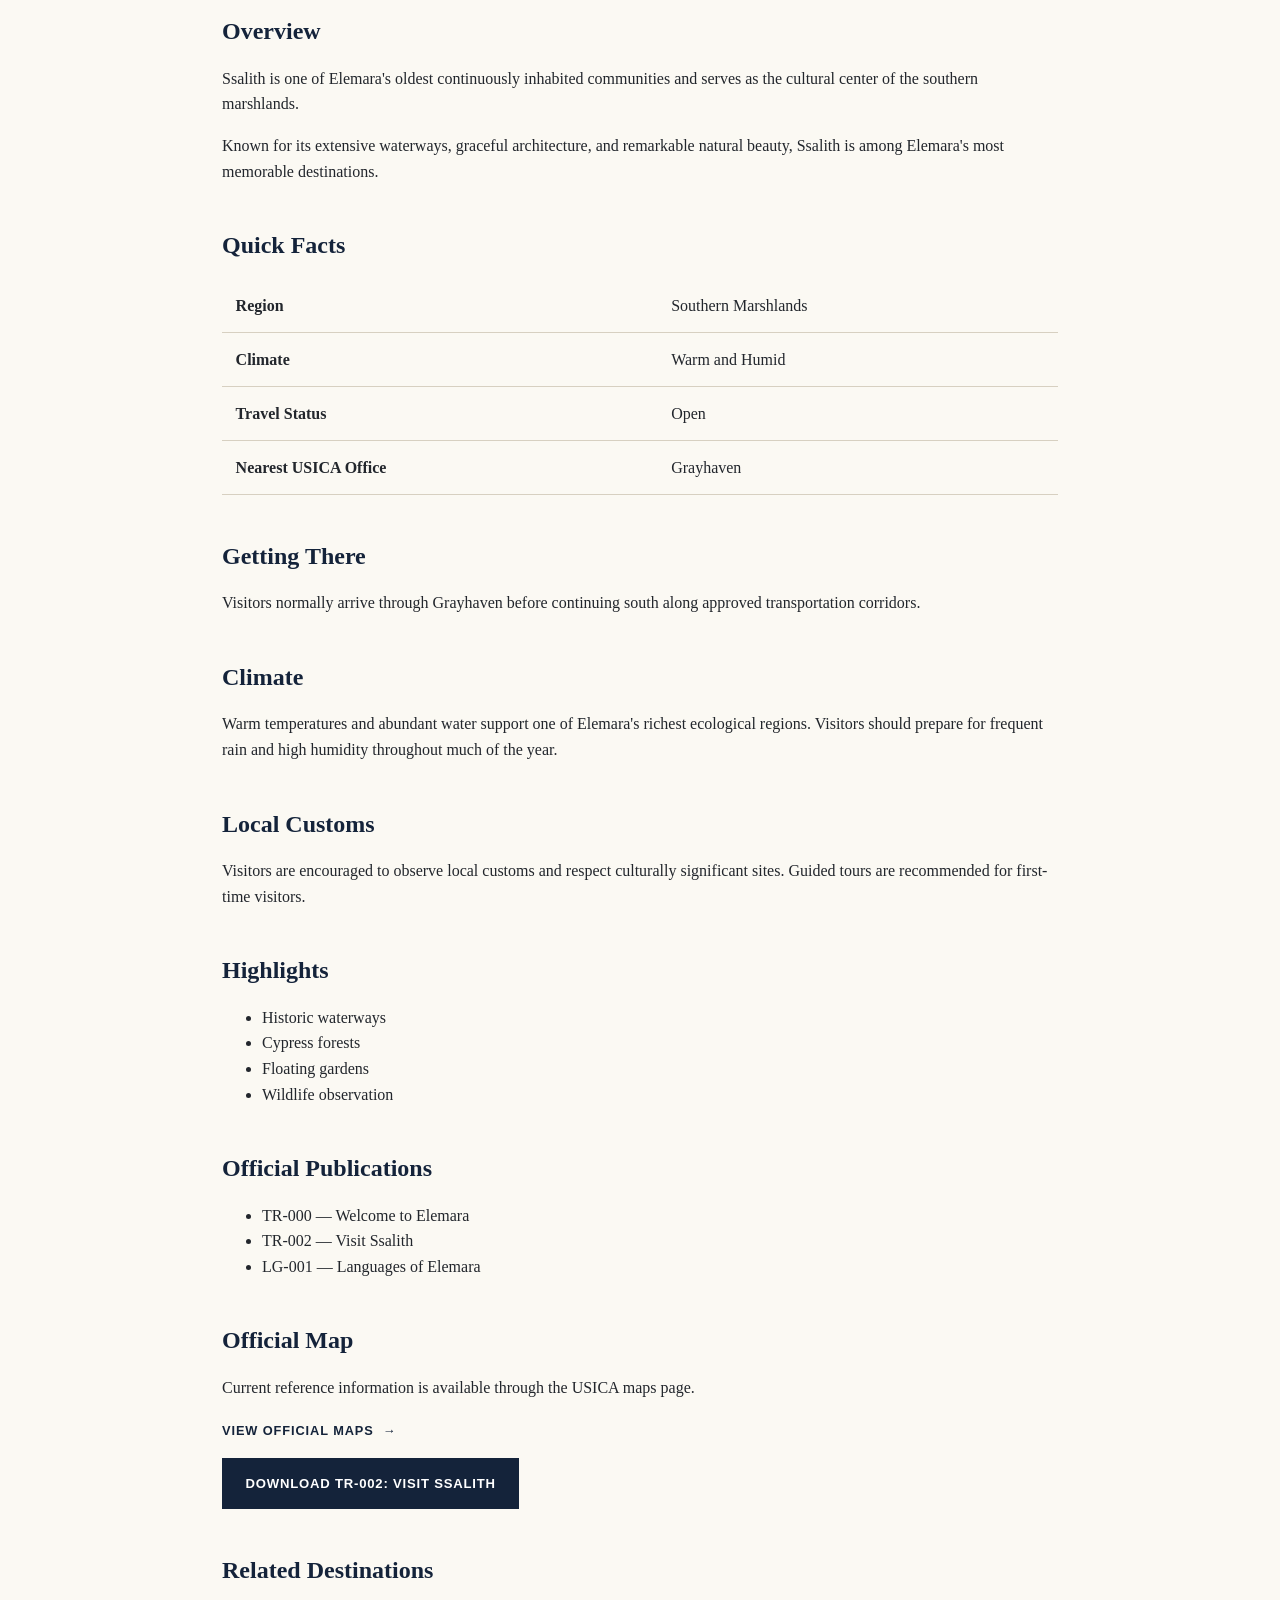
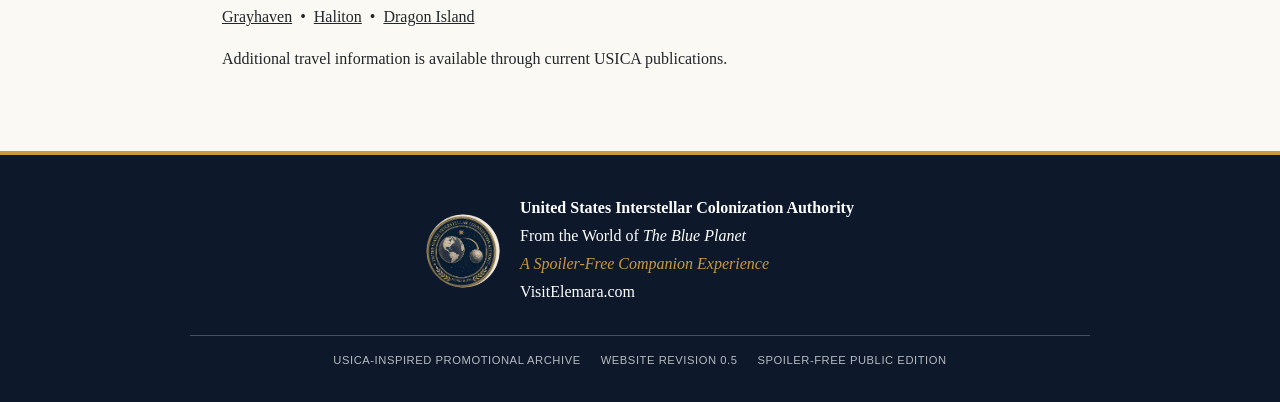
<file: destinations/ssalith.html>
<!DOCTYPE html>
<html lang="en">

<head>
    <meta charset="UTF-8" />
    <meta name="viewport" content="width=device-width, initial-scale=1.0" />

    <title>Ssalith | Visit Elemara</title>

    <meta
        name="description"
        content="Official visitor information for Ssalith on Elemara."
    />

    <link rel="stylesheet" href="../style.css" />
</head>

<body>
<header class="site-header">
    <div class="header-inner">
        <a class="wordmark" href="../index.html" aria-label="Visit Elemara home">
            <strong>USICA</strong>
            <span>United States Interstellar Colonization Authority</span>
        </a>

        <nav aria-label="Primary navigation">
            <a href="../index.html">Home</a>
            <a href="../about-elemara.html">About Elemara</a>
            <a href="../destinations.html" aria-current="page">Destinations</a>
            <a href="../maps.html">Maps</a>
            <a href="../publications.html">Publications</a>
            <a href="../historical-accounts.html">Historical Accounts</a>
            <a href="../the-elemara-saga.html">The Elemara Saga</a>
            <a href="../about-usica.html">About USICA</a>
        </nav>

        <a
            class="header-seal"
            href="../about-usica.html"
            aria-label="About the United States Interstellar Colonization Authority"
        >
            <img
                src="../images/usica-great-seal.png"
                alt="Great Seal of the United States Interstellar Colonization Authority"
            />
        </a>
    </div>
</header>

<main>
    <section class="hero">
        <p class="agency-line">Official Destination Guide</p>
        <h1>Ssalith</h1>
        <p class="subtitle">Beautiful Marsh</p>

        <figure class="hero-poster">
            <img
                src="../images/visit-ssalith-poster.png"
                alt="Visit Ssalith official USICA travel poster"
            />
        </figure>
    </section>

    <section class="content">
        <h2>Overview</h2>

        <p>
            Ssalith is one of Elemara's oldest continuously inhabited
            communities and serves as the cultural center of the southern
            marshlands.
        </p>

        <p>
            Known for its extensive waterways, graceful architecture, and
            remarkable natural beauty, Ssalith is among Elemara's most
            memorable destinations.
        </p>

        <h2>Quick Facts</h2>

        <table>
            <tbody>
                <tr>
                    <td><strong>Region</strong></td>
                    <td>Southern Marshlands</td>
                </tr>
                <tr>
                    <td><strong>Climate</strong></td>
                    <td>Warm and Humid</td>
                </tr>
                <tr>
                    <td><strong>Travel Status</strong></td>
                    <td>Open</td>
                </tr>
                <tr>
                    <td><strong>Nearest USICA Office</strong></td>
                    <td>Grayhaven</td>
                </tr>
            </tbody>
        </table>

        <h2>Getting There</h2>

        <p>
            Visitors normally arrive through Grayhaven before continuing south
            along approved transportation corridors.
        </p>

        <h2>Climate</h2>

        <p>
            Warm temperatures and abundant water support one of Elemara's
            richest ecological regions. Visitors should prepare for frequent
            rain and high humidity throughout much of the year.
        </p>

        <h2>Local Customs</h2>

        <p>
            Visitors are encouraged to observe local customs and respect
            culturally significant sites. Guided tours are recommended for
            first-time visitors.
        </p>

        <h2>Highlights</h2>

        <ul>
            <li>Historic waterways</li>
            <li>Cypress forests</li>
            <li>Floating gardens</li>
            <li>Wildlife observation</li>
        </ul>

        <h2>Official Publications</h2>

        <ul>
            <li>TR-000 — Welcome to Elemara</li>
            <li>TR-002 — Visit Ssalith</li>
            <li>LG-001 — Languages of Elemara</li>
        </ul>

        <h2>Official Map</h2>

        <p>
            Current reference information is available through the USICA maps
            page.
        </p>

        <p>
            <a class="text-link" href="../maps.html">
                View official maps
                <span aria-hidden="true">→</span>
            </a>
        </p>

        <p>
            <a class="button" href="../documents/tr-002-visit-ssalith.pdf">
                Download TR-002: Visit Ssalith
            </a>
        </p>

        <h2>Related Destinations</h2>

        <p>
            <a href="grayhaven.html">Grayhaven</a>
            &nbsp;•&nbsp;
<a href="haliton.html">Haliton</a>
            &nbsp;•&nbsp;
<a href="dragon-island.html">Dragon Island</a>
        </p>

        <p>
            Additional travel information is available through current USICA
            publications.
        </p>
    </section>
</main>

<footer class="site-footer">
    <div class="footer-inner">
        <a class="footer-seal" href="../about-usica.html" aria-label="About USICA">
            <img src="../images/usica-great-seal.png" alt="" />
        </a>

        <div class="footer-identity">
            <strong>United States Interstellar Colonization Authority</strong>
            <p>From the World of <em>The Blue Planet</em></p>
            <p class="footer-motto">A Spoiler-Free Companion Experience</p>
            <p>VisitElemara.com</p>
        </div>
    </div>

    <div class="footer-meta">
        <span>USICA-Inspired Promotional Archive</span>
        <span>Website Revision 0.5</span>
        <span>Spoiler-Free Public Edition</span>
    </div>
</footer>

</body>

</html>
</file>
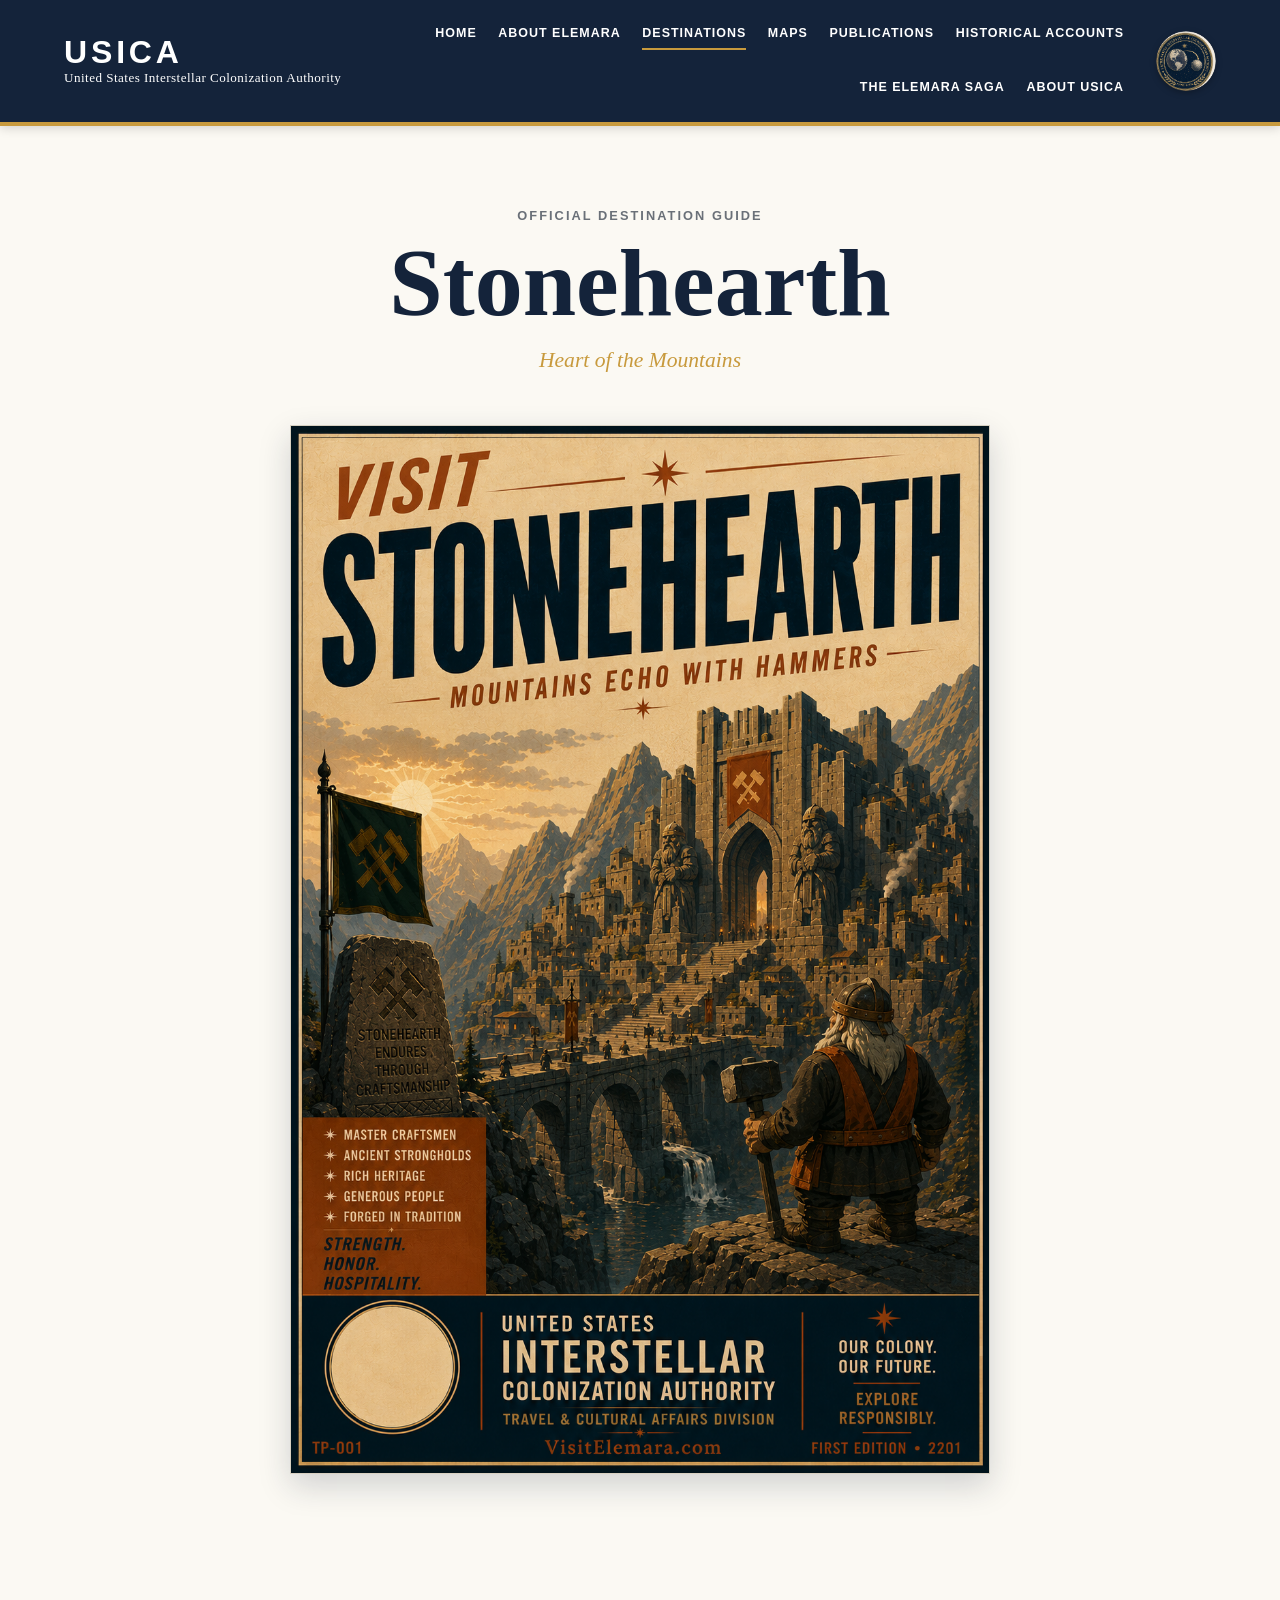
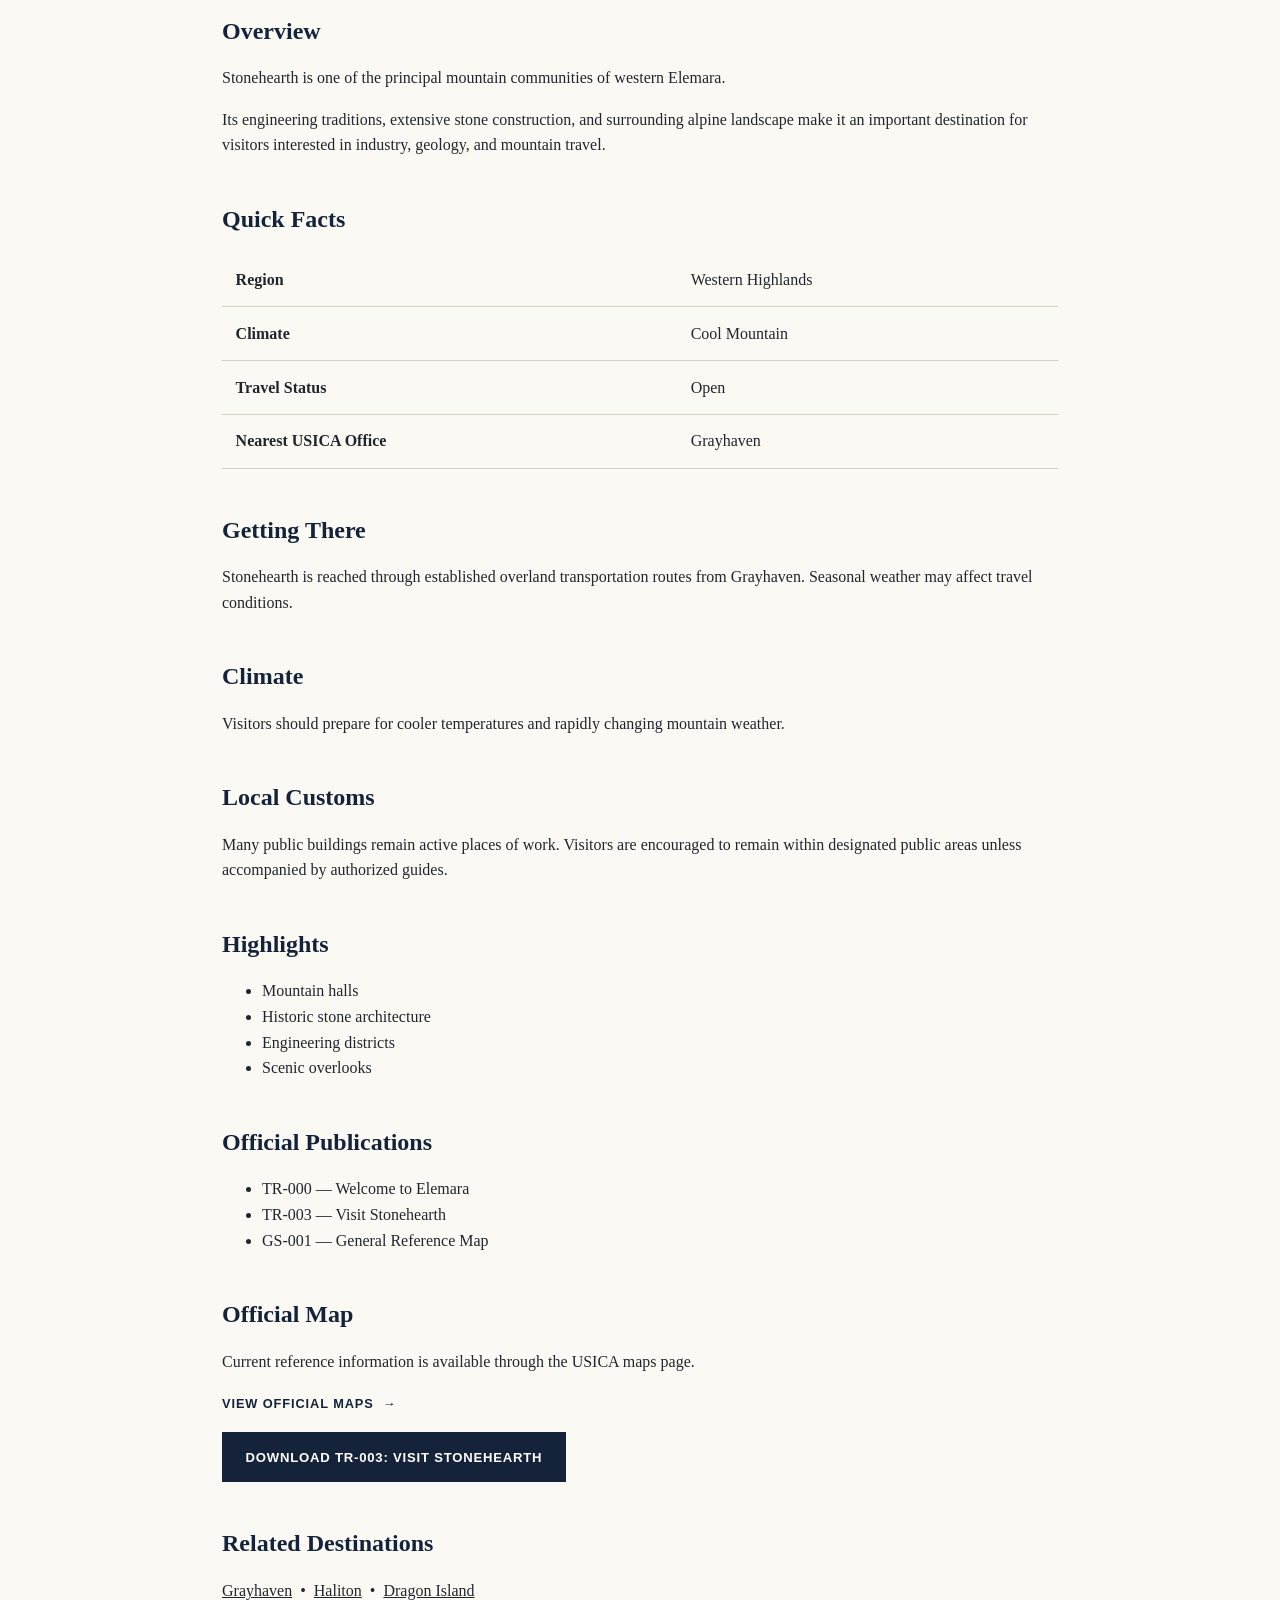
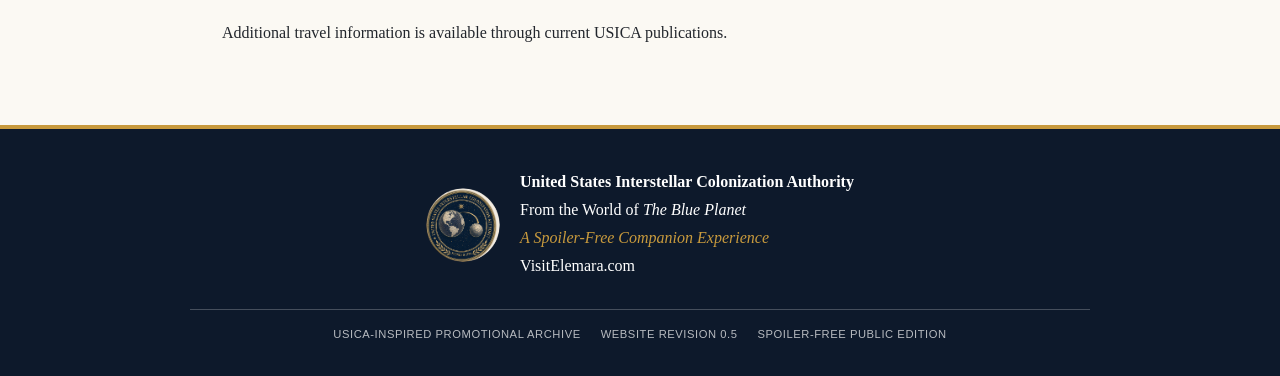
<file: destinations/stonehearth.html>
<!DOCTYPE html>
<html lang="en">

<head>
    <meta charset="UTF-8" />
    <meta name="viewport" content="width=device-width, initial-scale=1.0" />

    <title>Stonehearth | Visit Elemara</title>

    <meta
        name="description"
        content="Official visitor information for Stonehearth on Elemara."
    />

    <link rel="stylesheet" href="../style.css" />
</head>

<body>
<header class="site-header">
    <div class="header-inner">
        <a class="wordmark" href="../index.html" aria-label="Visit Elemara home">
            <strong>USICA</strong>
            <span>United States Interstellar Colonization Authority</span>
        </a>

        <nav aria-label="Primary navigation">
            <a href="../index.html">Home</a>
            <a href="../about-elemara.html">About Elemara</a>
            <a href="../destinations.html" aria-current="page">Destinations</a>
            <a href="../maps.html">Maps</a>
            <a href="../publications.html">Publications</a>
            <a href="../historical-accounts.html">Historical Accounts</a>
            <a href="../the-elemara-saga.html">The Elemara Saga</a>
            <a href="../about-usica.html">About USICA</a>
        </nav>

        <a
            class="header-seal"
            href="../about-usica.html"
            aria-label="About the United States Interstellar Colonization Authority"
        >
            <img
                src="../images/usica-great-seal.png"
                alt="Great Seal of the United States Interstellar Colonization Authority"
            />
        </a>
    </div>
</header>

<main>
    <section class="hero">
        <p class="agency-line">Official Destination Guide</p>
        <h1>Stonehearth</h1>
        <p class="subtitle">Heart of the Mountains</p>

        <figure class="hero-poster">
            <img
                src="../images/visit-stonehearth-poster.png"
                alt="Visit Stonehearth official USICA travel poster"
            />
        </figure>
    </section>

    <section class="content">
        <h2>Overview</h2>

        <p>
            Stonehearth is one of the principal mountain communities of
            western Elemara.
        </p>

        <p>
            Its engineering traditions, extensive stone construction, and
            surrounding alpine landscape make it an important destination for
            visitors interested in industry, geology, and mountain travel.
        </p>

        <h2>Quick Facts</h2>

        <table>
            <tbody>
                <tr>
                    <td><strong>Region</strong></td>
                    <td>Western Highlands</td>
                </tr>
                <tr>
                    <td><strong>Climate</strong></td>
                    <td>Cool Mountain</td>
                </tr>
                <tr>
                    <td><strong>Travel Status</strong></td>
                    <td>Open</td>
                </tr>
                <tr>
                    <td><strong>Nearest USICA Office</strong></td>
                    <td>Grayhaven</td>
                </tr>
            </tbody>
        </table>

        <h2>Getting There</h2>

        <p>
            Stonehearth is reached through established overland transportation
            routes from Grayhaven. Seasonal weather may affect travel
            conditions.
        </p>

        <h2>Climate</h2>

        <p>
            Visitors should prepare for cooler temperatures and rapidly
            changing mountain weather.
        </p>

        <h2>Local Customs</h2>

        <p>
            Many public buildings remain active places of work. Visitors are
            encouraged to remain within designated public areas unless
            accompanied by authorized guides.
        </p>

        <h2>Highlights</h2>

        <ul>
            <li>Mountain halls</li>
            <li>Historic stone architecture</li>
            <li>Engineering districts</li>
            <li>Scenic overlooks</li>
        </ul>

        <h2>Official Publications</h2>

        <ul>
            <li>TR-000 — Welcome to Elemara</li>
            <li>TR-003 — Visit Stonehearth</li>
            <li>GS-001 — General Reference Map</li>
        </ul>

        <h2>Official Map</h2>

        <p>
            Current reference information is available through the USICA maps
            page.
        </p>

        <p>
            <a class="text-link" href="../maps.html">
                View official maps
                <span aria-hidden="true">→</span>
            </a>
        </p>

        <p>
            <a class="button" href="../documents/tr-003-visit-stonehearth.pdf">
                Download TR-003: Visit Stonehearth
            </a>
        </p>

        <h2>Related Destinations</h2>

        <p>
            <a href="grayhaven.html">Grayhaven</a>
            &nbsp;•&nbsp;
<a href="haliton.html">Haliton</a>
            &nbsp;•&nbsp;
<a href="dragon-island.html">Dragon Island</a>
        </p>

        <p>
            Additional travel information is available through current USICA
            publications.
        </p>
    </section>
</main>

<footer class="site-footer">
    <div class="footer-inner">
        <a class="footer-seal" href="../about-usica.html" aria-label="About USICA">
            <img src="../images/usica-great-seal.png" alt="" />
        </a>

        <div class="footer-identity">
            <strong>United States Interstellar Colonization Authority</strong>
            <p>From the World of <em>The Blue Planet</em></p>
            <p class="footer-motto">A Spoiler-Free Companion Experience</p>
            <p>VisitElemara.com</p>
        </div>
    </div>

    <div class="footer-meta">
        <span>USICA-Inspired Promotional Archive</span>
        <span>Website Revision 0.5</span>
        <span>Spoiler-Free Public Edition</span>
    </div>
</footer>

</body>

</html>
</file>
<file: style.css>
:root {
    --usica-navy: #14233a;
    --usica-navy-dark: #0d192b;
    --usica-gold: #c89a3d;
    --usica-cream: #f3efe4;
    --usica-paper: #fbf9f3;
    --usica-white: #ffffff;
    --usica-ink: #22262c;
    --usica-muted: #6a7078;
    --usica-border: #d7d0c1;
    --usica-shadow: rgba(20, 35, 58, 0.18);
}

/* Reset and base styles */

* {
    box-sizing: border-box;
}

html {
    scroll-behavior: smooth;
}

body {
    margin: 0;
    background: var(--usica-paper);
    color: var(--usica-ink);
    font-family: Georgia, "Times New Roman", serif;
    line-height: 1.6;
}

a {
    color: inherit;
}

img {
    max-width: 100%;
}

button,
a {
    -webkit-tap-highlight-color: transparent;
}

:focus-visible {
    outline: 3px solid var(--usica-gold);
    outline-offset: 4px;
}

/* Header */

.site-header {
    position: sticky;
    top: 0;
    z-index: 1000;
    border-bottom: 4px solid var(--usica-gold);
    background: var(--usica-navy);
    color: var(--usica-white);
    padding: 1.1rem 5vw;
    box-shadow: 0 2px 10px rgba(0, 0, 0, 0.16);
}

.header-inner {
    display: grid;
    grid-template-columns: auto 1fr auto;
    width: min(1180px, 100%);
    margin: 0 auto;
    align-items: center;
    gap: 2rem;
}

.wordmark {
    display: flex;
    flex-direction: column;
    flex-shrink: 0;
    gap: 0.15rem;
    color: var(--usica-white);
    text-decoration: none;
}

.wordmark strong {
    font-family: Arial, Helvetica, sans-serif;
    font-size: 2rem;
    font-weight: 700;
    line-height: 1;
    letter-spacing: 0.12em;
}

.wordmark span {
    max-width: 370px;
    font-size: 0.82rem;
    line-height: 1.25;
    letter-spacing: 0.035em;
}

nav {
    display: flex;
    flex-wrap: wrap;
    justify-content: flex-end;
    gap: 1.35rem;
}

nav a {
    position: relative;
    padding: 0.4rem 0;
    color: var(--usica-white);
    text-decoration: none;
    font-family: Arial, Helvetica, sans-serif;
    font-size: 0.78rem;
    font-weight: 700;
    letter-spacing: 0.08em;
    text-transform: uppercase;
}

nav a::after {
    position: absolute;
    right: 0;
    bottom: 0;
    left: 0;
    height: 2px;
    background: var(--usica-gold);
    content: "";
    opacity: 0;
    transform: scaleX(0);
    transform-origin: center;
    transition:
        opacity 150ms ease,
        transform 150ms ease;
}

nav a:hover::after,
nav a:focus-visible::after,
nav a[aria-current="page"]::after {
    opacity: 1;
    transform: scaleX(1);
}

.header-seal {
    display: block;
    flex-shrink: 0;
    width: 60px;
    height: 60px;
    border-radius: 50%;
}

.header-seal img {
    display: block;
    width: 100%;
    height: 100%;
    border-radius: 50%;
    object-fit: contain;
    filter: drop-shadow(0 2px 3px rgba(0, 0, 0, 0.28));
    transition: transform 150ms ease;
}

.header-seal:hover img,
.header-seal:focus-visible img {
    transform: scale(1.045);
}

/* Main layout */

main {
    width: min(1180px, 92vw);
    margin: 0 auto;
}

section {
    padding: 2rem;
}

/* Typography */

h1,
h2,
h3 {
    color: var(--usica-navy);
}

h1 {
    margin: 0.5rem 0 0;
    font-size: clamp(3rem, 8vw, 6rem);
    font-weight: 700;
    line-height: 1;
}

h2 {
    line-height: 1.15;
}

h3 {
    line-height: 1.2;
}

.agency-line,
.section-label {
    margin: 0;
    color: var(--usica-muted);
    font-family: Arial, Helvetica, sans-serif;
    font-size: 0.8rem;
    font-weight: 700;
    letter-spacing: 0.16em;
    text-transform: uppercase;
}

/* Hero */

.hero {
    padding: 5rem 0 4rem;
    text-align: center;
}

.subtitle {
    margin: 0.75rem 0 3rem;
    color: var(--usica-gold);
    font-size: 1.35rem;
    font-style: italic;
}

.hero-poster {
    margin: 0;
}

.hero-poster a {
    display: block;
}

.hero-poster img {
    display: block;
    width: 100%;
    max-width: 700px;
    height: auto;
    margin: 0 auto;
    border: 1px solid var(--usica-border);
    box-shadow: 0 12px 30px var(--usica-shadow);
    transition:
        box-shadow 150ms ease,
        transform 150ms ease;
}

.hero-poster a:hover img,
.hero-poster a:focus-visible img {
    box-shadow: 0 16px 36px rgba(20, 35, 58, 0.25);
    transform: translateY(-2px);
}

.introduction {
    max-width: 680px;
    margin: 2.5rem auto 1.75rem;
    font-size: 1.1rem;
}

.hero-actions {
    display: flex;
    flex-wrap: wrap;
    justify-content: center;
    gap: 0.85rem;
}

/* Buttons and links */

.button {
    display: inline-block;
    border: 2px solid var(--usica-navy);
    background: var(--usica-navy);
    color: var(--usica-white);
    padding: 0.8rem 1.35rem;
    text-decoration: none;
    font-family: Arial, Helvetica, sans-serif;
    font-size: 0.82rem;
    font-weight: 700;
    letter-spacing: 0.06em;
    text-transform: uppercase;
    transition:
        background 150ms ease,
        color 150ms ease,
        transform 150ms ease;
}

.button:hover,
.button:focus-visible {
    background: transparent;
    color: var(--usica-navy);
    transform: translateY(-1px);
}

.button-secondary {
    background: transparent;
    color: var(--usica-navy);
}

.button-secondary:hover,
.button-secondary:focus-visible {
    background: var(--usica-navy);
    color: var(--usica-white);
}

.text-link {
    color: var(--usica-navy);
    font-family: Arial, Helvetica, sans-serif;
    font-size: 0.8rem;
    font-weight: 700;
    letter-spacing: 0.07em;
    text-decoration: none;
    text-transform: uppercase;
}

.text-link span {
    display: inline-block;
    margin-left: 0.3rem;
    transition: transform 150ms ease;
}

.text-link:hover span,
.text-link:focus-visible span {
    transform: translateX(4px);
}

/* Featured destinations */

.destinations {
    border-top: 2px solid var(--usica-gold);
}

.section-heading {
    max-width: 700px;
    margin: 0 auto 2.5rem;
    text-align: center;
}

.section-heading h2 {
    margin: 0.35rem 0 0.5rem;
    font-size: clamp(2rem, 5vw, 2.6rem);
}

.section-heading p:last-child {
    margin: 0;
    color: var(--usica-muted);
}

.destination-grid {
    display: grid;
    grid-template-columns: repeat(4, minmax(0, 1fr));
    gap: 1.5rem;
}

.destination-card {
    border: 1px solid var(--usica-border);
    background: var(--usica-white);
    box-shadow: 0 4px 14px rgba(20, 35, 58, 0.08);
    transition:
        transform 150ms ease,
        box-shadow 150ms ease;
}

.destination-card:hover {
    transform: translateY(-6px);
    box-shadow: 0 12px 30px rgba(0, 0, 0, 0.18);
}

.destination-card--restricted {
    border: 3px solid #a62f22;
    cursor: not-allowed;
}

.destination-card--restricted:hover {
    transform: none;
    box-shadow: 0 4px 14px rgba(20, 35, 58, 0.08);
}

.destination-card--restricted .destination-card-copy {
    border-top: 3px solid #a62f22;
}

.destination-card--restricted p {
    color: #a62f22;
    font-style: normal;
    font-weight: 700;
    letter-spacing: 0.08em;
    text-transform: uppercase;
}

.destination-card a {
    display: block;
    height: 100%;
    color: inherit;
    text-decoration: none;
}

.poster-card {
    aspect-ratio: 4 / 5;
    overflow: hidden;
    background: #efe4cc;
}

.poster-card img {
    display: block;
    width: 100%;
    height: 100%;
    object-fit: contain;
    object-position: center;
}

.destination-card-copy {
    padding: 1rem 1rem 1.3rem;
}

.destination-card h3 {
    margin: 0 0 0.25rem;
    font-size: 1.4rem;
}

.destination-card p {
    margin: 0;
    color: var(--usica-muted);
    font-style: italic;
}

.section-action {
    margin-top: 2.5rem;
    text-align: center;
}

/* General content */

.content {
    width: min(900px, 100%);
    margin: 0 auto;
    padding-bottom: 4rem;
}

.content h2 {
    margin-top: 3rem;
}

.image-placeholder {
    display: flex;
    align-items: center;
    justify-content: center;
    width: 100%;
    aspect-ratio: 2 / 3;
    background: var(--usica-cream);
    border-bottom: 1px solid var(--usica-border);
    color: var(--usica-muted);
    text-align: center;
    font-style: italic;
    padding: 1rem;
}

.page-seal {
    display: block;
}

table {
    width: 100%;
    border-collapse: collapse;
    margin: 1rem 0 2rem;
}

th,
td {
    border-bottom: 1px solid var(--usica-border);
    padding: 0.85rem;
    text-align: left;
}

th {
    background: var(--usica-cream);
    color: var(--usica-navy);
    font-family: Arial, Helvetica, sans-serif;
    font-weight: 700;
}

/* Breadcrumbs */

.breadcrumb {
    max-width: 1100px;
    margin: 2rem auto 1rem;
    padding: 0 2rem;
    font-family: Arial, Helvetica, sans-serif;
    font-size: 0.82rem;
    color: var(--usica-muted);
}

.breadcrumb a {
    color: var(--usica-navy);
    text-decoration: none;
}

.breadcrumb a:hover {
    text-decoration: underline;
}

.breadcrumb span {
    margin: 0 0.35rem;
}

.full-width-image {
    display: block;
    width: 100%;
    max-width: 900px;
    margin: 2rem auto;
    border: 1px solid var(--usica-border);
    box-shadow: 0 6px 20px rgba(0, 0, 0, 0.15);
}

/* Footer */

.site-footer {
    border-top: 4px solid var(--usica-gold);
    background: var(--usica-navy-dark);
    color: var(--usica-white);
    padding: 2.5rem 5vw 2rem;
}

.footer-inner {
    display: flex;
    width: min(900px, 100%);
    margin: 0 auto;
    align-items: center;
    justify-content: center;
    gap: 1.25rem;
    text-align: left;
}

.footer-seal {
    display: block;
    flex-shrink: 0;
    width: 74px;
    height: 74px;
    border-radius: 50%;
}

.footer-seal img {
    display: block;
    width: 100%;
    height: 100%;
    border-radius: 50%;
    object-fit: contain;
}

.footer-identity strong {
    display: block;
    font-size: 1rem;
}

.footer-identity p {
    margin: 0.15rem 0;
}

.footer-motto {
    color: var(--usica-gold);
    font-style: italic;
}

.footer-meta {
    display: flex;
    flex-wrap: wrap;
    justify-content: center;
    gap: 0.4rem 1.25rem;
    max-width: 900px;
    margin: 1.75rem auto 0;
    padding-top: 1rem;
    border-top: 1px solid rgba(255, 255, 255, 0.23);
    color: rgba(255, 255, 255, 0.7);
    font-family: Arial, Helvetica, sans-serif;
    font-size: 0.7rem;
    letter-spacing: 0.05em;
    text-align: center;
    text-transform: uppercase;
}

/* Responsive layout */

@media (max-width: 1000px) {
    .header-inner {
        grid-template-columns: 1fr auto;
    }

    nav {
        grid-column: 1 / -1;
        justify-content: flex-start;
    }

    .destination-grid {
        grid-template-columns: repeat(2, minmax(0, 1fr));
    }
}

@media (max-width: 650px) {
    .site-header {
        padding-inline: 1.25rem;
    }

    .header-inner {
        grid-template-columns: 1fr auto;
        gap: 1rem;
    }

    .wordmark span {
        max-width: 225px;
    }

    nav {
        gap: 0.65rem 1rem;
    }

    .header-seal {
        width: 48px;
        height: 48px;
    }

    .hero {
        padding: 4rem 2rem;
    }

    .hero-actions {
        align-items: stretch;
        flex-direction: column;
        max-width: 285px;
        margin-inline: auto;
    }

    .destination-grid {
        grid-template-columns: 1fr;
    }

    .footer-inner {
        flex-direction: column;
        text-align: center;
    }

    .footer-meta {
        align-items: center;
        flex-direction: column;
    }
}

@media (prefers-reduced-motion: reduce) {
    html {
        scroll-behavior: auto;
    }

    *,
    *::before,
    *::after {
        transition-duration: 0.01ms !important;
        animation-duration: 0.01ms !important;
        animation-iteration-count: 1 !important;
    }
}
</file>
